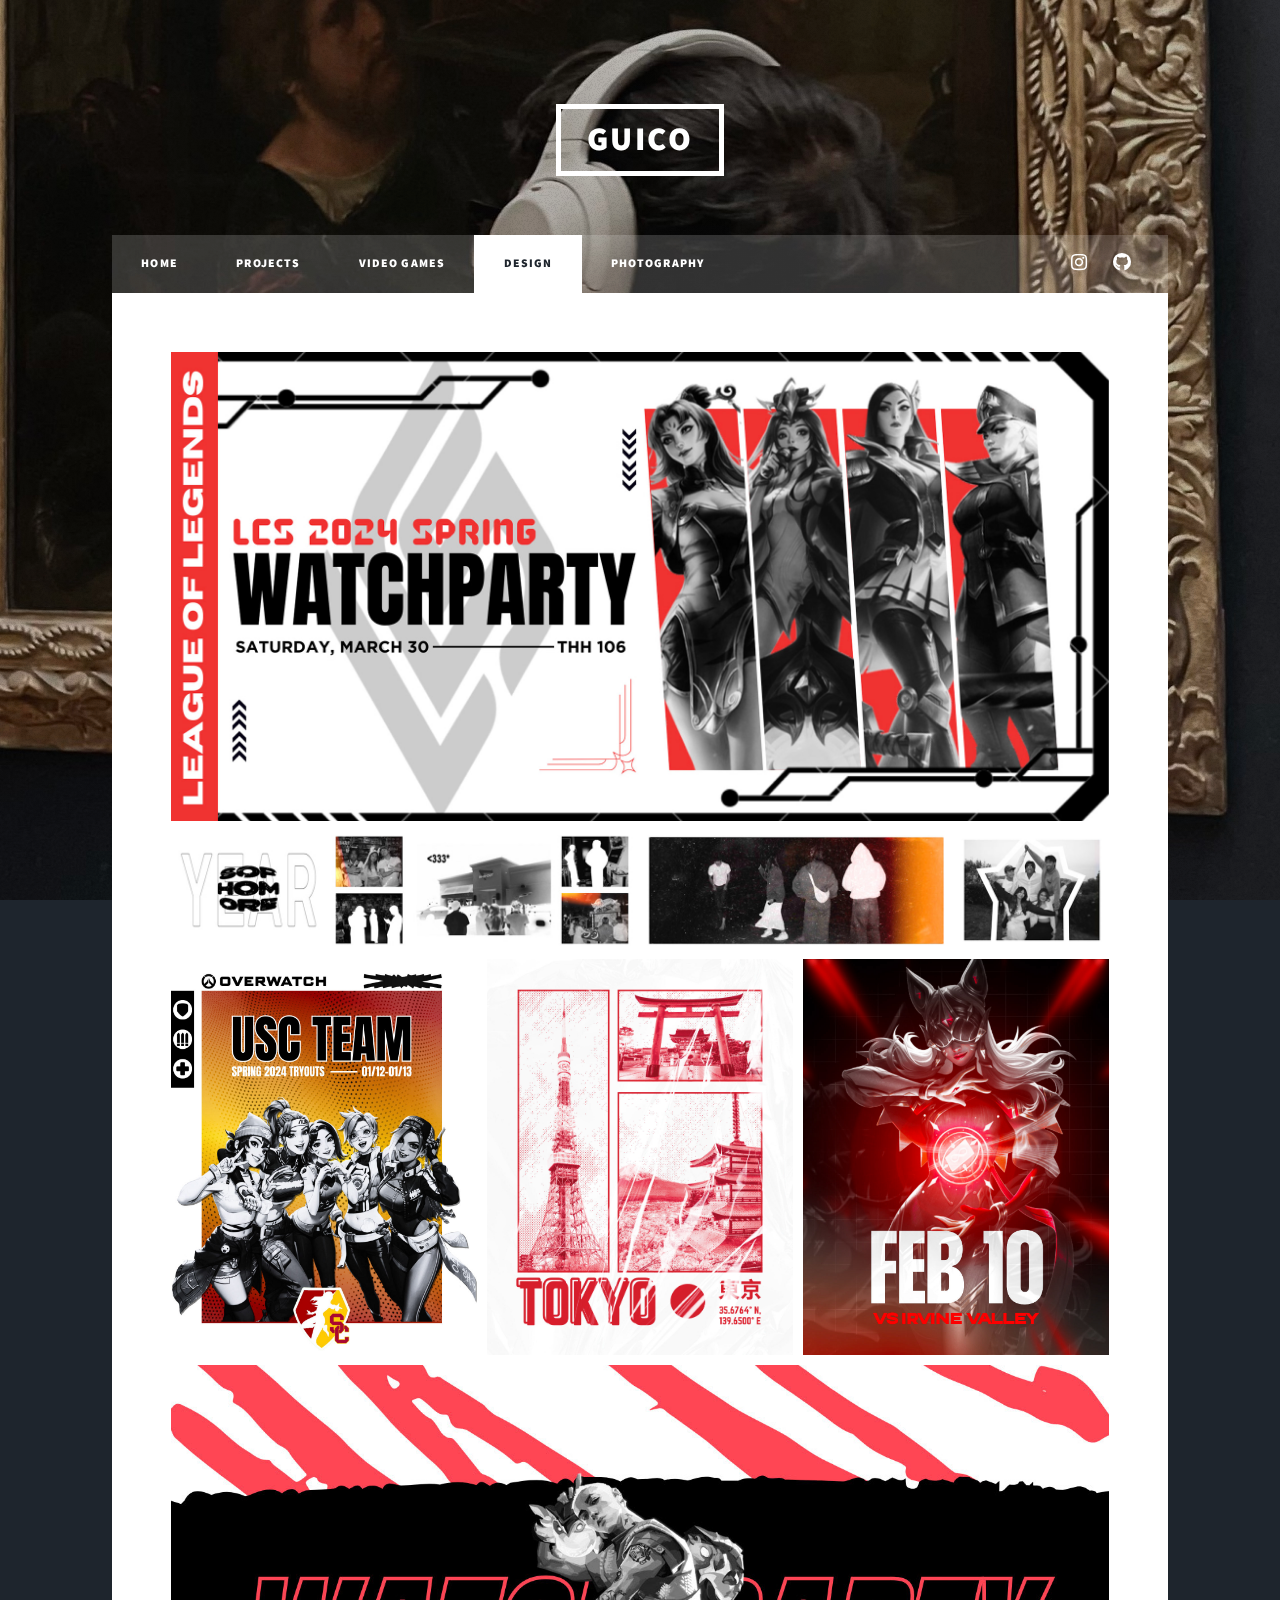
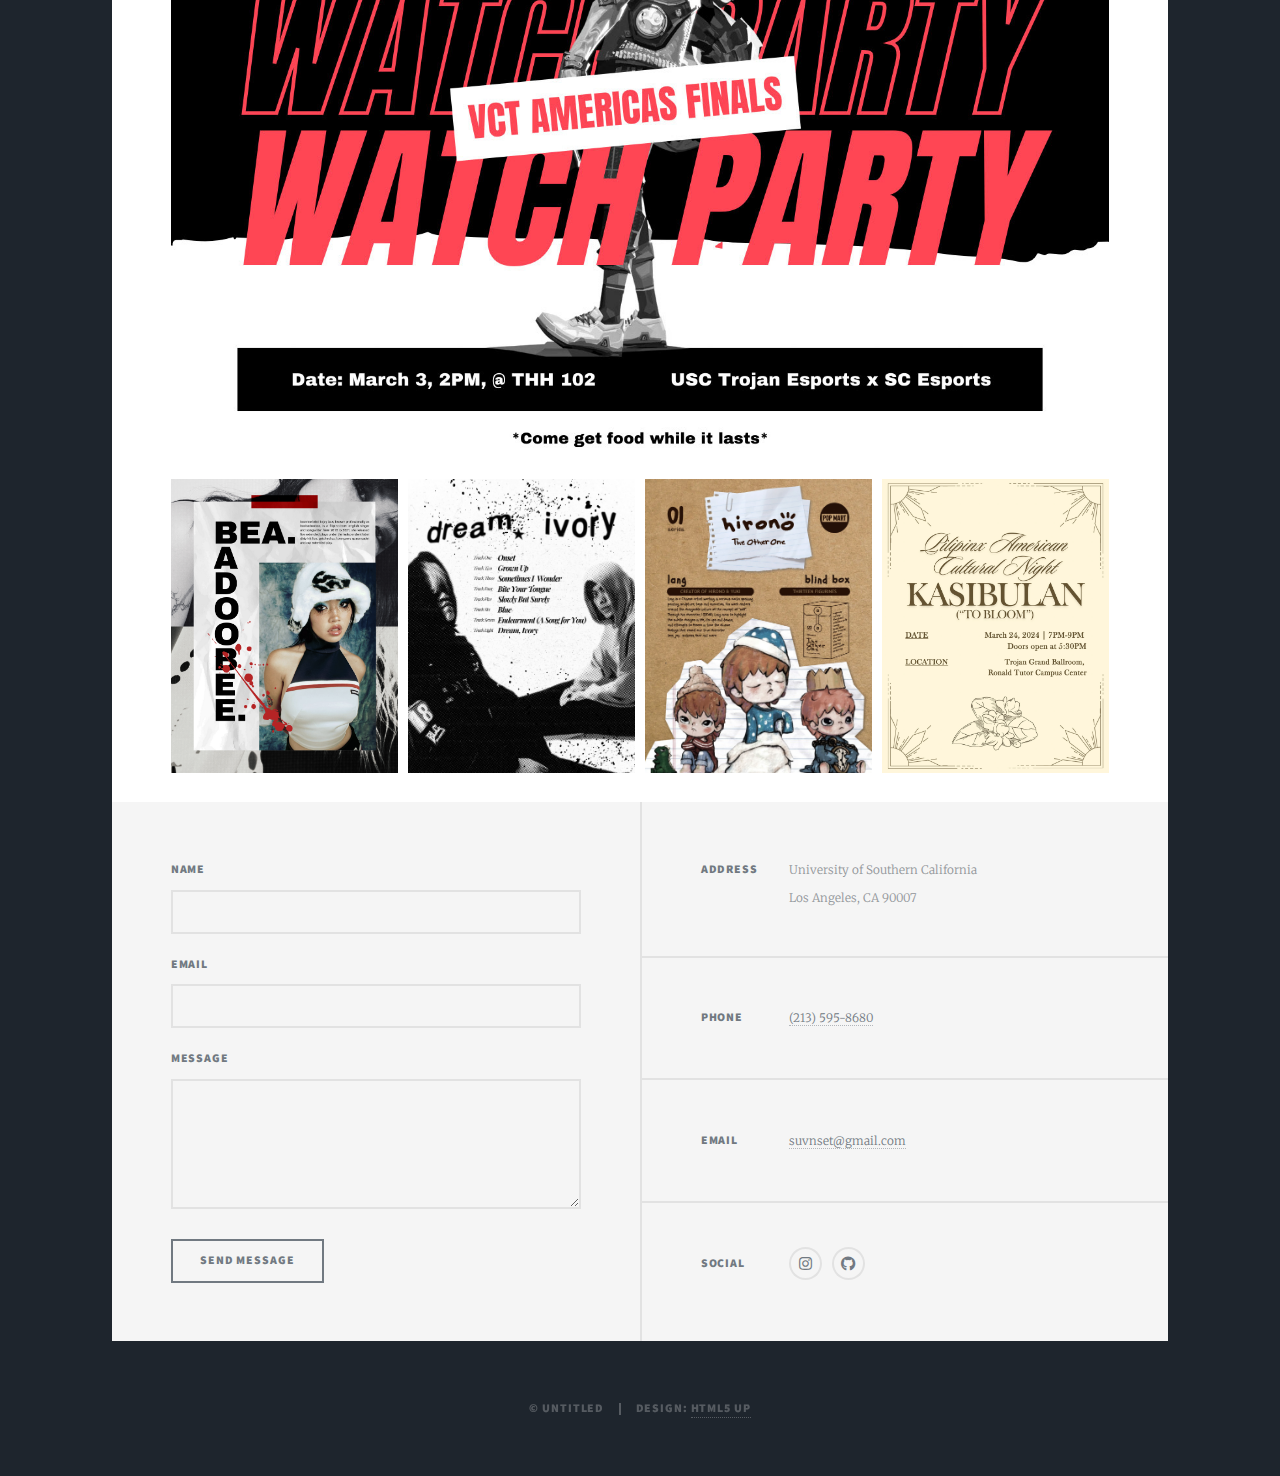
<file: design.html>
<!DOCTYPE HTML>
<!--
	Massively by HTML5 UP
	html5up.net | @ajlkn
	Free for personal and commercial use under the CCA 3.0 license (html5up.net/license)
-->
<html>
	<head>
		<title>Guico's Design</title>
		<meta charset="utf-8" />
		<meta name="viewport" content="width=device-width, initial-scale=1, user-scalable=no" />
		<link rel="stylesheet" href="assets/css/main.css" />
		<noscript><link rel="stylesheet" href="assets/css/noscript.css" /></noscript>
	</head>
	<body class="is-preload">

		<!-- Wrapper -->
			<div id="wrapper">

				<!-- Header -->
					<header id="header">
						<a href="index.html" class="logo">Guico</a>
					</header>

				<!-- Nav -->
					<nav id="nav">
						<ul class="links">
							<li><a href="index.html">Home</a></li>
							<li><a href="projects.html">Projects</a></li>
							<li><a href="videogames.html">Video Games</a></li>
							<li class="active"><a href="design.html">Design</a></li>
							<li><a href="photography.html">Photography</a></li>
						</ul>
						<ul class="icons">
							<li><a href="#" class="icon brands fa-instagram"><span class="label">Instagram</span></a></li>
							<li><a href="#" class="icon brands fa-github"><span class="label">GitHub</span></a></li>
						</ul>
					</nav>

				<!-- Main -->
				<div id="main">
					
					<!-- Photo Gallery Section -->
					<section class="photo-gallery">
						<div class="gallery">
							<div class="gallery-item large">
								<img src="images/lcswatch.jpg" alt="Graphic Design Image for USC's LCS 2024 Spring Watchparty">
							</div>
							<div class="gallery-item">
								<img src="images/sophcollage.jpg" alt="Graphic Design Scrapbook of Joshua's Sophomore Year at USC">
							</div>
							<div class="gallery-item medium">
								<img src="images/usc overwatch.jpg" alt="Graphic Design Image for USC Overwatch Team's Tryouts">
							</div>
							<div class="gallery-item medium">
								<img src="images/tokyo.jpg" alt="Graphic Design Image of Tokyo, Japan">
							</div>
							<div class="gallery-item medium">
								<img src="images/lolirvine.jpg" alt="Graphic Design Image for USC's League of Legend Team Against UCI">
							</div>
							<div class="gallery-item">
								<img src="images/watchparty.jpg" alt="Graphic Design Image for USC's VCT Americas Finals Watchparty">
							</div>
							<div class="gallery-item xsmall">
								<img src="images/beabadoobee.png" alt="Graphic Design Image of Artist Beabadoobee">
							</div>
							<div class="gallery-item xsmall">
								<img src="images/dreamivory.jpg" alt="Graphic Design Image of Band dream, ivory">
							</div>
							<div class="gallery-item xsmall">
								<img src="images/hirono.jpg" alt="Graphic Design Image of Hirono Collectible Series 1">
							</div>
							<div class="gallery-item xsmall">
								<img src="images/pacn.jpg" alt="Flyer for Pilipinx American Culture Night (PACN)">
							</div>
						</div>
					</section>
				</div>

				<!-- Footer -->
					<footer id="footer">
						<section>
							<form method="post" action="#">
								<div class="fields">
									<div class="field">
										<label for="name">Name</label>
										<input type="text" name="name" id="name" />
									</div>
									<div class="field">
										<label for="email">Email</label>
										<input type="text" name="email" id="email" />
									</div>
									<div class="field">
										<label for="message">Message</label>
										<textarea name="message" id="message" rows="3"></textarea>
									</div>
								</div>
								<ul class="actions">
									<li><input type="submit" value="Send Message" /></li>
								</ul>
							</form>
						</section>
						<section class="split contact">
							<section class="alt">
								<h3>Address</h3>
								<p>University of Southern California<br />
									Los Angeles, CA 90007</p>
							</section>
							<section>
								<h3>Phone</h3>
								<p><a href="#">(213) 595-8680</a></p>
							</section>
							<section>
								<h3>Email</h3>
								<p><a href="#">suvnset@gmail.com</a></p>
							</section>
							<section>
								<h3>Social</h3>
								<ul class="icons alt">
									<li><a href="#" class="icon brands alt fa-instagram"><span class="label">Instagram</span></a></li>
									<li><a href="#" class="icon brands alt fa-github"><span class="label">GitHub</span></a></li>
								</ul>
							</section>
						</section>
					</footer>

				<!-- Copyright -->
					<div id="copyright">
						<ul><li>&copy; Untitled</li><li>Design: <a href="https://html5up.net">HTML5 UP</a></li></ul>
					</div>

			</div>

		<!-- Scripts -->
			<script src="assets/js/jquery.min.js"></script>
			<script src="assets/js/jquery.scrollex.min.js"></script>
			<script src="assets/js/jquery.scrolly.min.js"></script>
			<script src="assets/js/browser.min.js"></script>
			<script src="assets/js/breakpoints.min.js"></script>
			<script src="assets/js/util.js"></script>
			<script src="assets/js/main.js"></script>

	</body>
</html>
</file>
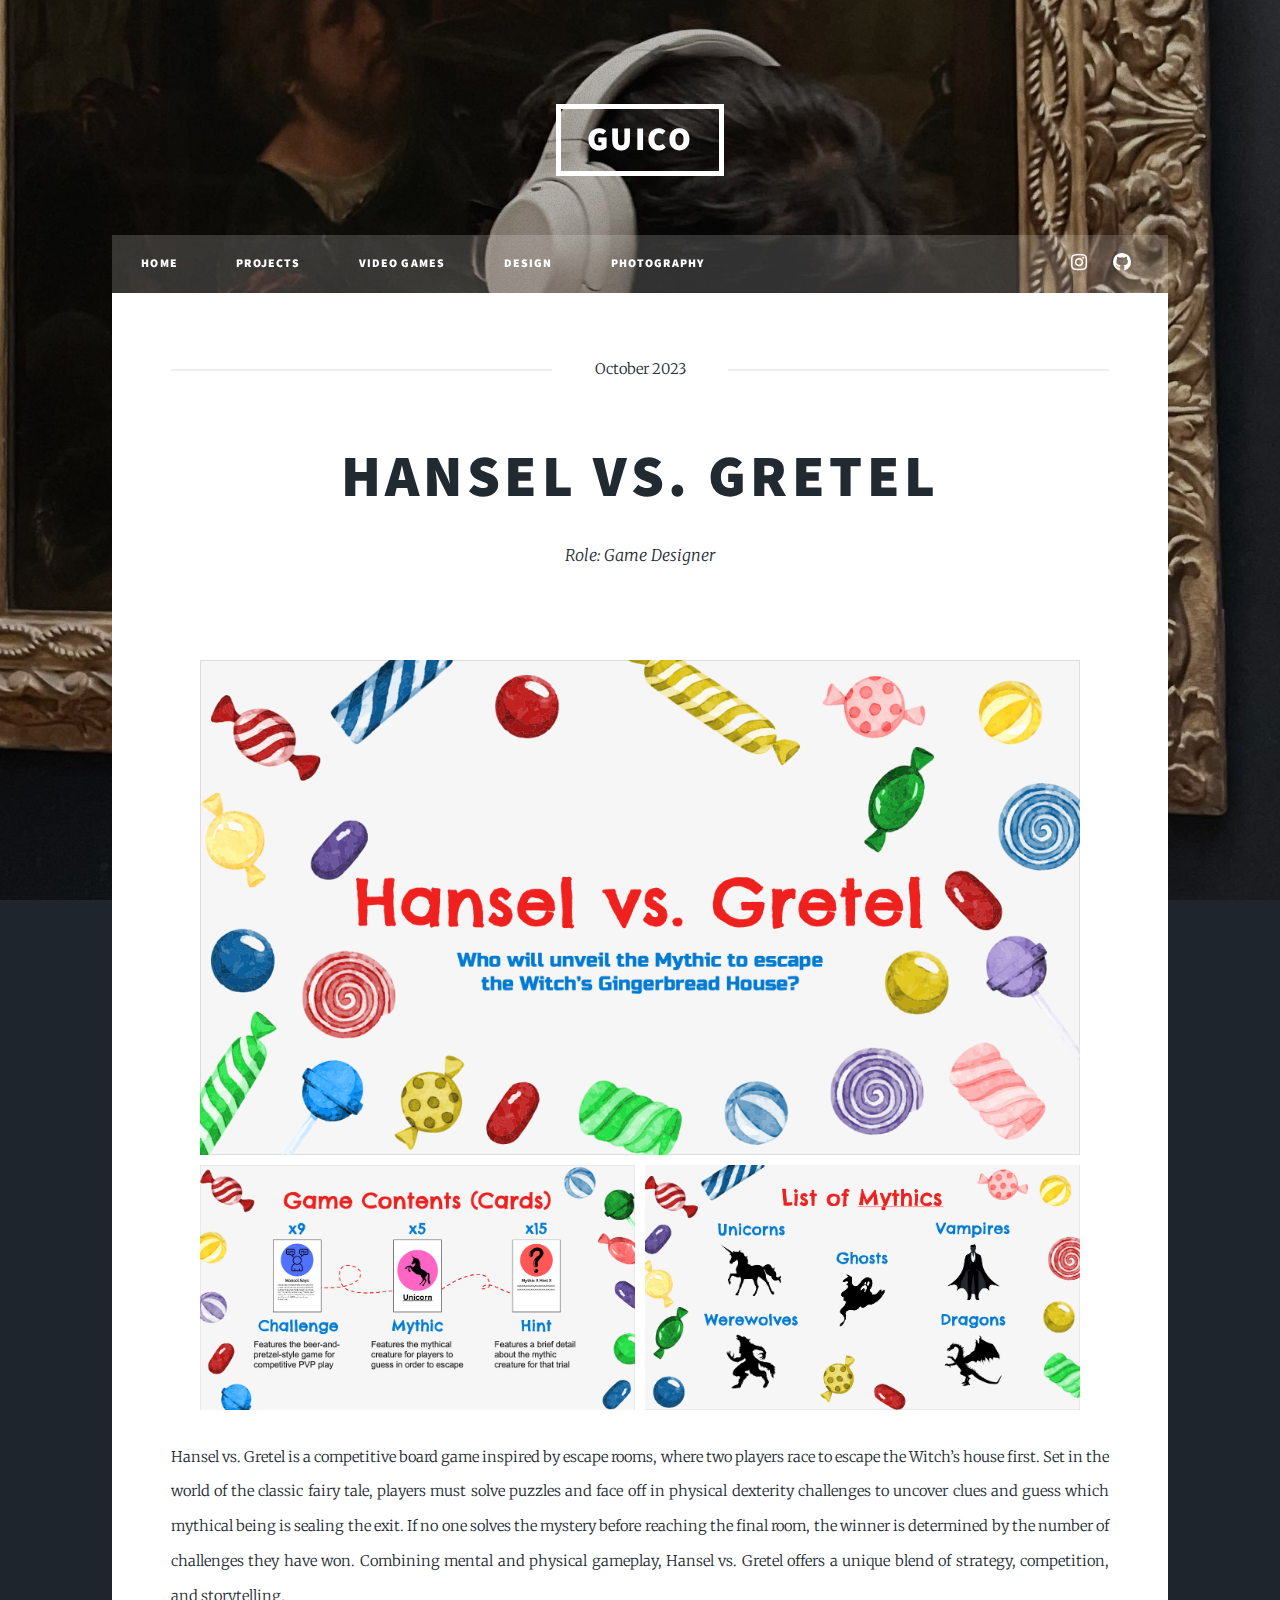
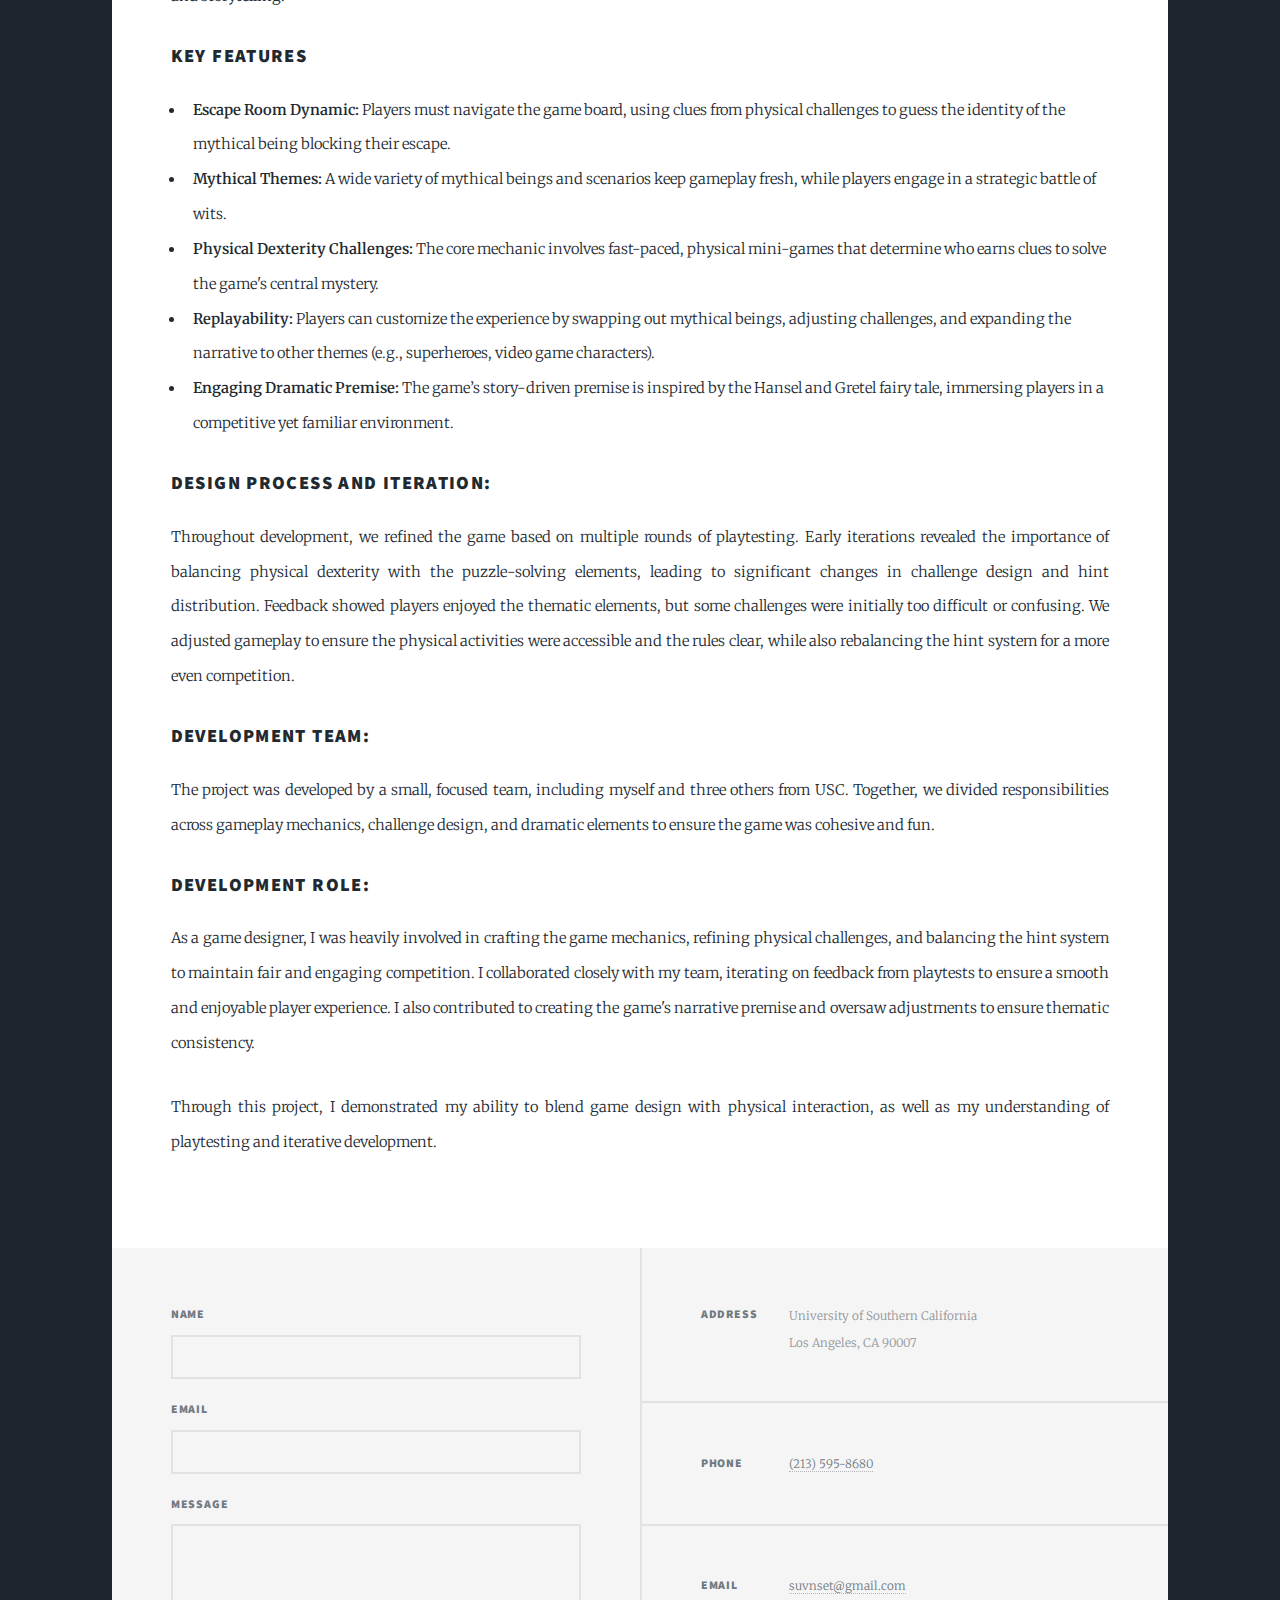
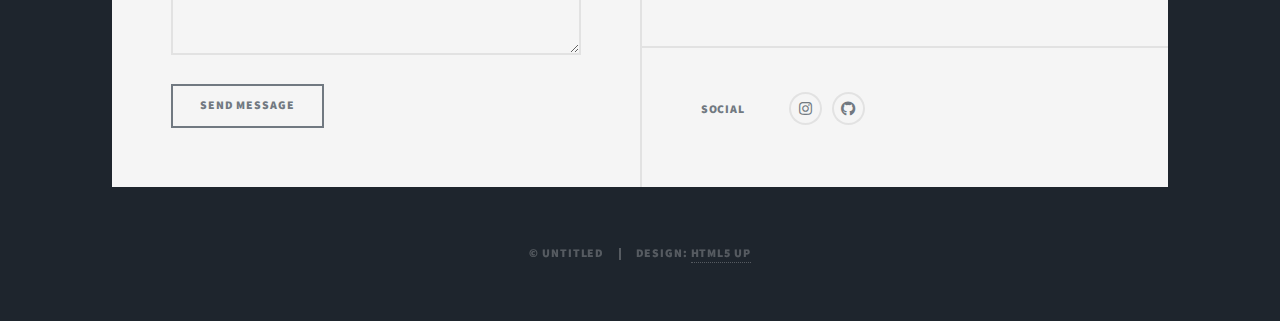
<file: hanselgretel.html>
<!DOCTYPE HTML>
<!--
	Massively by HTML5 UP
	html5up.net | @ajlkn
	Free for personal and commercial use under the CCA 3.0 license (html5up.net/license)
-->
<html>
	<head>
		<title>Hansel vs. Gretel</title>
		<meta charset="utf-8" />
		<meta name="viewport" content="width=device-width, initial-scale=1, user-scalable=no" />
		<link rel="stylesheet" href="assets/css/main.css" />
		<noscript><link rel="stylesheet" href="assets/css/noscript.css" /></noscript>
	</head>
	<body class="is-preload">

		<!-- Wrapper -->
			<div id="wrapper">

				<!-- Header -->
					<header id="header">
						<a href="index.html" class="logo">Guico</a>
					</header>

				<!-- Nav -->
					<nav id="nav">
						<ul class="links">
							<li><a href="index.html">Home</a></li>
							<li><a href="projects.html">Projects</a></li>
							<li><a href="videogames.html">Video Games</a></li>
							<li><a href="design.html">Design</a></li>
							<li><a href="photography.html">Photography</a></li>
						</ul>
						<ul class="icons">
							<li><a href="#" class="icon brands fa-instagram"><span class="label">Instagram</span></a></li>
							<li><a href="#" class="icon brands fa-github"><span class="label">GitHub</span></a></li>
						</ul>
					</nav>

				<!-- Main -->
				<div id="main">

                    <!-- Post -->
                        <section class="post">
                            <header class="major">
                                <span class="date">October 2023</span>
                                <h1>Hansel vs. Gretel</h1>
                                <p>Role: Game Designer</p>
                            </header>
                            <section class="photo-gallery">
								<div class="gallery">
									<div class="gallery-item"><img src="images/hg1.png" alt="Title Image of Hansel vs. Gretel Board Game" /></div>
									<div class="gallery-item large"><img src="images/hg2.png" alt="Cards Used in the Hansel Vs. Gretel Board Game" /></div>
									<div class="gallery-item large"><img src="images/hg3.png" alt="Types of Mythical Creatures in the Hansel vs. Gretel Board Game" /></div>
								</div>
							</section>
                            <p>Hansel vs. Gretel is a competitive board game inspired by escape rooms, where two players race to escape the Witch’s house first. Set in the world of the classic fairy tale, players must solve puzzles and face off in physical dexterity challenges to uncover clues and guess which mythical being is sealing the exit. If no one solves the mystery before reaching the final room, the winner is determined by the number of challenges they have won. Combining mental and physical gameplay, Hansel vs. Gretel offers a unique blend of strategy, competition, and storytelling.</p>
                            <h3>Key Features</h3>
							<ul>
								<li><strong>Escape Room Dynamic:</strong> Players must navigate the game board, using clues from physical challenges to guess the identity of the mythical being blocking their escape.</li>
                                <li><strong>Mythical Themes:</strong> A wide variety of mythical beings and scenarios keep gameplay fresh, while players engage in a strategic battle of wits.</li>
                                <li><strong>Physical Dexterity Challenges:</strong> The core mechanic involves fast-paced, physical mini-games that determine who earns clues to solve the game's central mystery.</li>
                                <li><strong>Replayability:</strong> Players can customize the experience by swapping out mythical beings, adjusting challenges, and expanding the narrative to other themes (e.g., superheroes, video game characters).</li>
								<li><strong>Engaging Dramatic Premise:</strong> The game’s story-driven premise is inspired by the Hansel and Gretel fairy tale, immersing players in a competitive yet familiar environment.</li>
							</ul>
							<h3>Design Process and Iteration:</h3>
							<p>Throughout development, we refined the game based on multiple rounds of playtesting. Early iterations revealed the importance of balancing physical dexterity with the puzzle-solving elements, leading to significant changes in challenge design and hint distribution. Feedback showed players enjoyed the thematic elements, but some challenges were initially too difficult or confusing. We adjusted gameplay to ensure the physical activities were accessible and the rules clear, while also rebalancing the hint system for a more even competition.</p>
							<h3>Development Team:</h3>
							<p>The project was developed by a small, focused team, including myself and three others from USC. Together, we divided responsibilities across gameplay mechanics, challenge design, and dramatic elements to ensure the game was cohesive and fun.</p>
							<h3>Development Role:</h3>
							<p>As a game designer, I was heavily involved in crafting the game mechanics, refining physical challenges, and balancing the hint system to maintain fair and engaging competition. I collaborated closely with my team, iterating on feedback from playtests to ensure a smooth and enjoyable player experience. I also contributed to creating the game's narrative premise and oversaw adjustments to ensure thematic consistency.</p>
							<p>Through this project, I demonstrated my ability to blend game design with physical interaction, as well as my understanding of playtesting and iterative development.</p>
                        </section>
                </div>

				<!-- Footer -->
					<footer id="footer">
						<section>
							<form method="post" action="#">
								<div class="fields">
									<div class="field">
										<label for="name">Name</label>
										<input type="text" name="name" id="name" />
									</div>
									<div class="field">
										<label for="email">Email</label>
										<input type="text" name="email" id="email" />
									</div>
									<div class="field">
										<label for="message">Message</label>
										<textarea name="message" id="message" rows="3"></textarea>
									</div>
								</div>
								<ul class="actions">
									<li><input type="submit" value="Send Message" /></li>
								</ul>
							</form>
						</section>
						<section class="split contact">
							<section class="alt">
								<h3>Address</h3>
								<p>University of Southern California<br />
									Los Angeles, CA 90007</p>
							</section>
							<section>
								<h3>Phone</h3>
								<p><a href="#">(213) 595-8680</a></p>
							</section>
							<section>
								<h3>Email</h3>
								<p><a href="#">suvnset@gmail.com</a></p>
							</section>
							<section>
								<h3>Social</h3>
								<ul class="icons alt">
									<li><a href="#" class="icon brands alt fa-instagram"><span class="label">Instagram</span></a></li>
									<li><a href="#" class="icon brands alt fa-github"><span class="label">GitHub</span></a></li>
								</ul>
							</section>
						</section>
					</footer>

				<!-- Copyright -->
					<div id="copyright">
						<ul><li>&copy; Untitled</li><li>Design: <a href="https://html5up.net">HTML5 UP</a></li></ul>
					</div>

			</div>

		<!-- Scripts -->
			<script src="assets/js/jquery.min.js"></script>
			<script src="assets/js/jquery.scrollex.min.js"></script>
			<script src="assets/js/jquery.scrolly.min.js"></script>
			<script src="assets/js/browser.min.js"></script>
			<script src="assets/js/breakpoints.min.js"></script>
			<script src="assets/js/util.js"></script>
			<script src="assets/js/main.js"></script>

	</body>
</html>
</file>
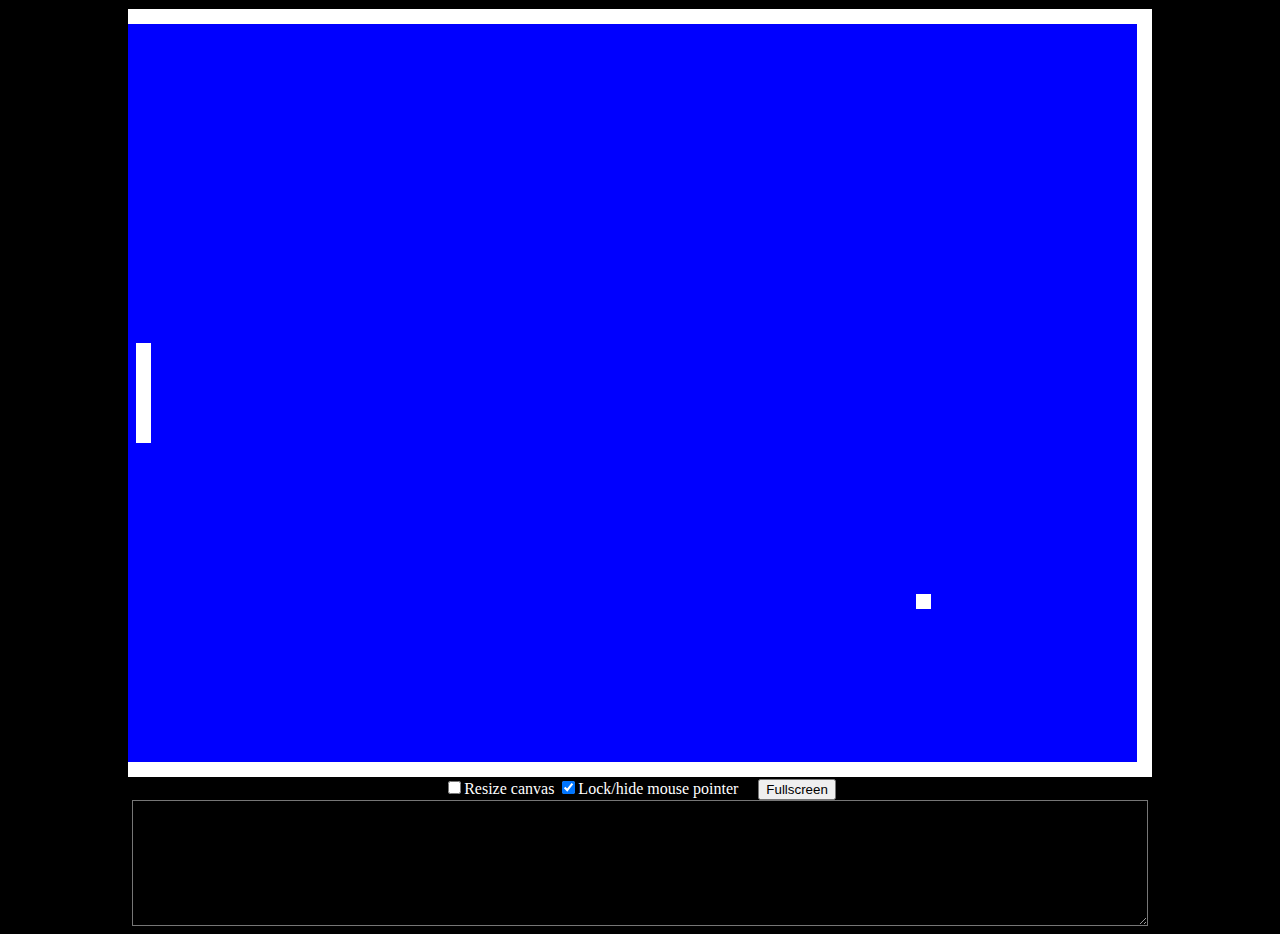
<file: Lab01.html>
<!doctypehtml><html lang=en-us><head><meta charset=utf-8><meta content="text/html; charset=utf-8"http-equiv=Content-Type><title>Emscripten-Generated Code</title><style>.emscripten{padding-right:0;margin-left:auto;margin-right:auto;display:block;background-color:#000;color:#fff}textarea.emscripten{font-family:monospace;width:80%;background-color:#000}div.emscripten{text-align:center;background-color:#000}div.emscripten_border{border:1px solid #000}canvas.emscripten{border:0 none;background-color:#000}.spinner{height:50px;width:50px;margin:0 auto;-webkit-animation:rotation .8s linear infinite;-moz-animation:rotation .8s linear infinite;-o-animation:rotation .8s linear infinite;animation:rotation .8s linear infinite;border-left:10px solid #0096f0;border-right:10px solid #0096f0;border-bottom:10px solid #0096f0;border-top:10px solid #6400c8;border-radius:100%;background-color:#c864fa}@-webkit-keyframes rotation{from{-webkit-transform:rotate(0)}to{-webkit-transform:rotate(360deg)}}@-moz-keyframes rotation{from{-moz-transform:rotate(0)}to{-moz-transform:rotate(360deg)}}@-o-keyframes rotation{from{-o-transform:rotate(0)}to{-o-transform:rotate(360deg)}}@keyframes rotation{from{transform:rotate(0)}to{transform:rotate(360deg)}}</style></head><body style=background-color:#000><figure id=spinner style=overflow:visible><div class=spinner></div><center style=margin-top:.5em><strong>emscripten</strong></center></figure><div class=emscripten id=status>Downloading...</div><div class=emscripten><progress hidden id=progress max=100 value=0></progress></div><div class=emscripten_border><canvas class=emscripten id=canvas oncontextmenu=event.preventDefault() tabindex=-1></canvas></div><div class=emscripten><input type=checkbox id=resize>Resize canvas <input type=checkbox id=pointerLock checked>Lock/hide mouse pointer     <input type=button onclick='Module.requestFullscreen(document.getElementById("pointerLock").checked,document.getElementById("resize").checked)'value=Fullscreen></div><textarea class=emscripten id=output rows=8></textarea><script>var statusElement=document.getElementById("status"),progressElement=document.getElementById("progress"),spinnerElement=document.getElementById("spinner"),Module={preRun:[],postRun:[],print:function(){var e=document.getElementById("output");return e&&(e.value=""),function(t){arguments.length>1&&(t=Array.prototype.slice.call(arguments).join(" ")),console.log(t),e&&(e.value+=t+"\n",e.scrollTop=e.scrollHeight)}}(),canvas:function(){var e=document.getElementById("canvas");return e.addEventListener("webglcontextlost",(function(e){alert("WebGL context lost. You will need to reload the page."),e.preventDefault()}),!1),e}(),setStatus:function(e){if(Module.setStatus.last||(Module.setStatus.last={time:Date.now(),text:""}),e!==Module.setStatus.last.text){var t=e.match(/([^(]+)\((\d+(\.\d+)?)\/(\d+)\)/),n=Date.now();t&&n-Module.setStatus.last.time<30||(Module.setStatus.last.time=n,Module.setStatus.last.text=e,t?(e=t[1],progressElement.value=100*parseInt(t[2]),progressElement.max=100*parseInt(t[4]),progressElement.hidden=!1,spinnerElement.hidden=!1):(progressElement.value=null,progressElement.max=null,progressElement.hidden=!0,e||(spinnerElement.hidden=!0)),statusElement.innerHTML=e)}},totalDependencies:0,monitorRunDependencies:function(e){this.totalDependencies=Math.max(this.totalDependencies,e),Module.setStatus(e?"Preparing... ("+(this.totalDependencies-e)+"/"+this.totalDependencies+")":"All downloads complete.")}};Module.setStatus("Downloading..."),window.onerror=function(){Module.setStatus("Exception thrown, see JavaScript console"),spinnerElement.style.display="none",Module.setStatus=function(e){e&&console.error("[post-exception status] "+e)}}</script><script async src=Lab01.js></script></body></html>
</file>
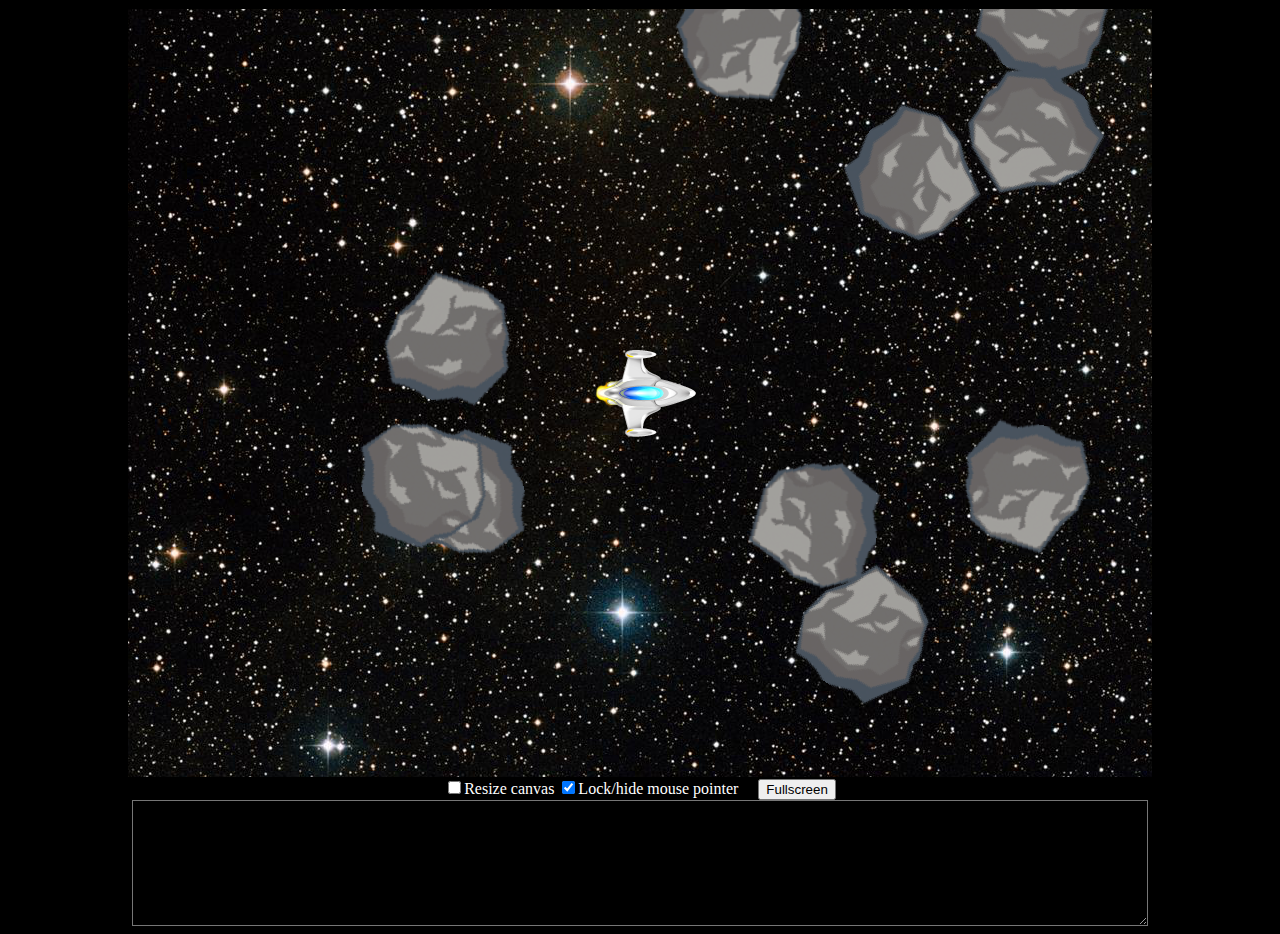
<file: Lab02.html>
<!doctypehtml><html lang=en-us><head><meta charset=utf-8><meta content="text/html; charset=utf-8"http-equiv=Content-Type><title>Emscripten-Generated Code</title><style>.emscripten{padding-right:0;margin-left:auto;margin-right:auto;display:block;background-color:#000;color:#fff}textarea.emscripten{font-family:monospace;width:80%;background-color:#000}div.emscripten{text-align:center;background-color:#000}div.emscripten_border{border:1px solid #000}canvas.emscripten{border:0 none;background-color:#000}.spinner{height:50px;width:50px;margin:0 auto;-webkit-animation:rotation .8s linear infinite;-moz-animation:rotation .8s linear infinite;-o-animation:rotation .8s linear infinite;animation:rotation .8s linear infinite;border-left:10px solid #0096f0;border-right:10px solid #0096f0;border-bottom:10px solid #0096f0;border-top:10px solid #6400c8;border-radius:100%;background-color:#c864fa}@-webkit-keyframes rotation{from{-webkit-transform:rotate(0)}to{-webkit-transform:rotate(360deg)}}@-moz-keyframes rotation{from{-moz-transform:rotate(0)}to{-moz-transform:rotate(360deg)}}@-o-keyframes rotation{from{-o-transform:rotate(0)}to{-o-transform:rotate(360deg)}}@keyframes rotation{from{transform:rotate(0)}to{transform:rotate(360deg)}}</style></head><body style=background-color:#000><figure id=spinner style=overflow:visible><div class=spinner></div><center style=margin-top:.5em><strong>emscripten</strong></center></figure><div class=emscripten id=status>Downloading...</div><div class=emscripten><progress hidden id=progress max=100 value=0></progress></div><div class=emscripten_border><canvas class=emscripten id=canvas oncontextmenu=event.preventDefault() tabindex=-1></canvas></div><div class=emscripten><input type=checkbox id=resize>Resize canvas <input type=checkbox id=pointerLock checked>Lock/hide mouse pointer     <input type=button onclick='Module.requestFullscreen(document.getElementById("pointerLock").checked,document.getElementById("resize").checked)'value=Fullscreen></div><textarea class=emscripten id=output rows=8></textarea><script>var statusElement=document.getElementById("status"),progressElement=document.getElementById("progress"),spinnerElement=document.getElementById("spinner"),Module={preRun:[],postRun:[],print:function(){var e=document.getElementById("output");return e&&(e.value=""),function(t){arguments.length>1&&(t=Array.prototype.slice.call(arguments).join(" ")),console.log(t),e&&(e.value+=t+"\n",e.scrollTop=e.scrollHeight)}}(),canvas:function(){var e=document.getElementById("canvas");return e.addEventListener("webglcontextlost",(function(e){alert("WebGL context lost. You will need to reload the page."),e.preventDefault()}),!1),e}(),setStatus:function(e){if(Module.setStatus.last||(Module.setStatus.last={time:Date.now(),text:""}),e!==Module.setStatus.last.text){var t=e.match(/([^(]+)\((\d+(\.\d+)?)\/(\d+)\)/),n=Date.now();t&&n-Module.setStatus.last.time<30||(Module.setStatus.last.time=n,Module.setStatus.last.text=e,t?(e=t[1],progressElement.value=100*parseInt(t[2]),progressElement.max=100*parseInt(t[4]),progressElement.hidden=!1,spinnerElement.hidden=!1):(progressElement.value=null,progressElement.max=null,progressElement.hidden=!0,e||(spinnerElement.hidden=!0)),statusElement.innerHTML=e)}},totalDependencies:0,monitorRunDependencies:function(e){this.totalDependencies=Math.max(this.totalDependencies,e),Module.setStatus(e?"Preparing... ("+(this.totalDependencies-e)+"/"+this.totalDependencies+")":"All downloads complete.")}};Module.setStatus("Downloading..."),window.onerror=function(){Module.setStatus("Exception thrown, see JavaScript console"),spinnerElement.style.display="none",Module.setStatus=function(e){e&&console.error("[post-exception status] "+e)}}</script><script async src=Lab02.js></script></body></html>
</file>
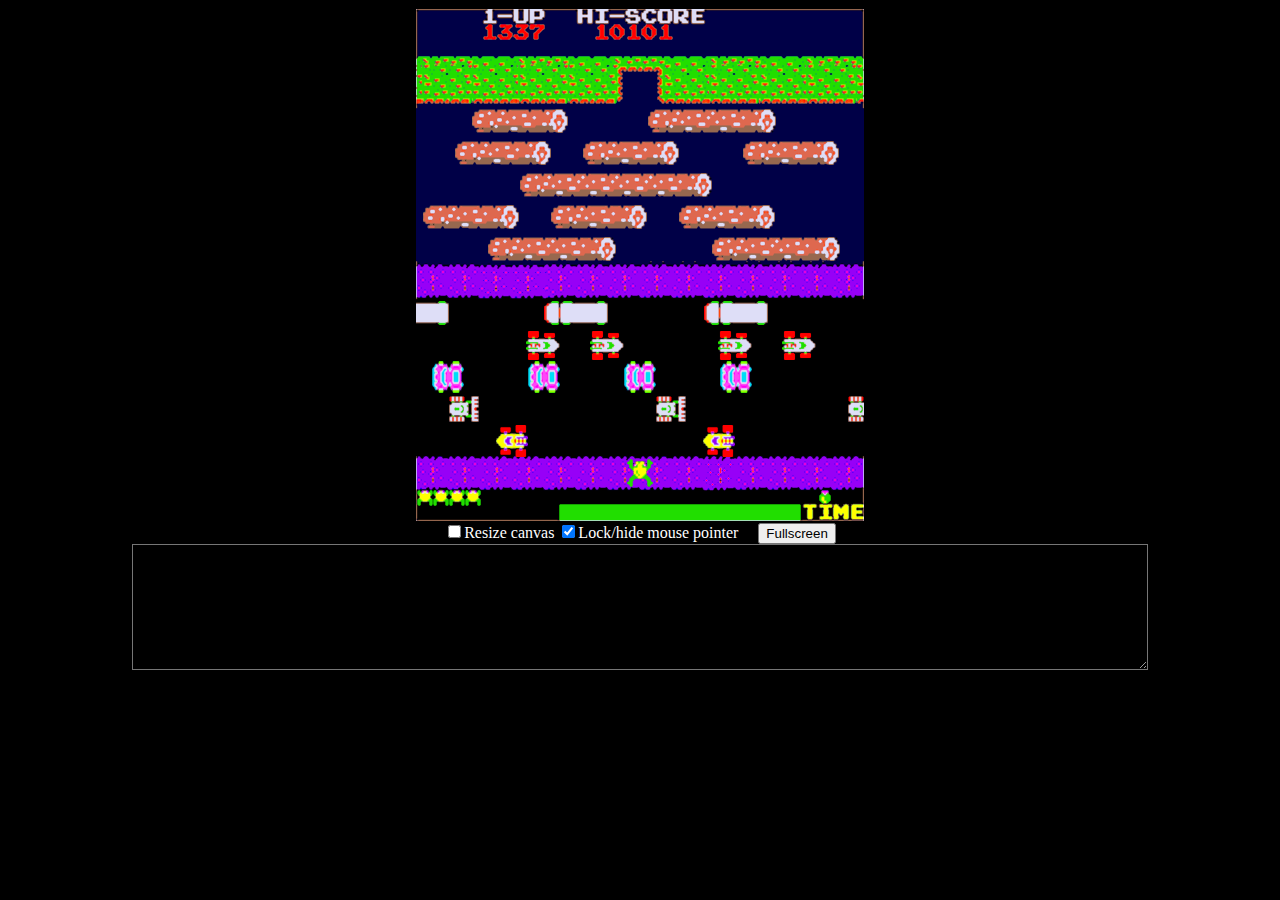
<file: Lab03.html>
<!doctypehtml><html lang=en-us><head><meta charset=utf-8><meta content="text/html; charset=utf-8"http-equiv=Content-Type><title>Emscripten-Generated Code</title><style>.emscripten{padding-right:0;margin-left:auto;margin-right:auto;display:block;background-color:#000;color:#fff}textarea.emscripten{font-family:monospace;width:80%;background-color:#000}div.emscripten{text-align:center;background-color:#000}div.emscripten_border{border:1px solid #000}canvas.emscripten{border:0 none;background-color:#000}.spinner{height:50px;width:50px;margin:0 auto;-webkit-animation:rotation .8s linear infinite;-moz-animation:rotation .8s linear infinite;-o-animation:rotation .8s linear infinite;animation:rotation .8s linear infinite;border-left:10px solid #0096f0;border-right:10px solid #0096f0;border-bottom:10px solid #0096f0;border-top:10px solid #6400c8;border-radius:100%;background-color:#c864fa}@-webkit-keyframes rotation{from{-webkit-transform:rotate(0)}to{-webkit-transform:rotate(360deg)}}@-moz-keyframes rotation{from{-moz-transform:rotate(0)}to{-moz-transform:rotate(360deg)}}@-o-keyframes rotation{from{-o-transform:rotate(0)}to{-o-transform:rotate(360deg)}}@keyframes rotation{from{transform:rotate(0)}to{transform:rotate(360deg)}}</style></head><body style=background-color:#000><figure id=spinner style=overflow:visible><div class=spinner></div><center style=margin-top:.5em><strong>emscripten</strong></center></figure><div class=emscripten id=status>Downloading...</div><div class=emscripten><progress hidden id=progress max=100 value=0></progress></div><div class=emscripten_border><canvas class=emscripten id=canvas oncontextmenu=event.preventDefault() tabindex=-1></canvas></div><div class=emscripten><input type=checkbox id=resize>Resize canvas <input type=checkbox id=pointerLock checked>Lock/hide mouse pointer     <input type=button onclick='Module.requestFullscreen(document.getElementById("pointerLock").checked,document.getElementById("resize").checked)'value=Fullscreen></div><textarea class=emscripten id=output rows=8></textarea><script>var statusElement=document.getElementById("status"),progressElement=document.getElementById("progress"),spinnerElement=document.getElementById("spinner"),Module={preRun:[],postRun:[],print:function(){var e=document.getElementById("output");return e&&(e.value=""),function(t){arguments.length>1&&(t=Array.prototype.slice.call(arguments).join(" ")),console.log(t),e&&(e.value+=t+"\n",e.scrollTop=e.scrollHeight)}}(),canvas:function(){var e=document.getElementById("canvas");return e.addEventListener("webglcontextlost",(function(e){alert("WebGL context lost. You will need to reload the page."),e.preventDefault()}),!1),e}(),setStatus:function(e){if(Module.setStatus.last||(Module.setStatus.last={time:Date.now(),text:""}),e!==Module.setStatus.last.text){var t=e.match(/([^(]+)\((\d+(\.\d+)?)\/(\d+)\)/),n=Date.now();t&&n-Module.setStatus.last.time<30||(Module.setStatus.last.time=n,Module.setStatus.last.text=e,t?(e=t[1],progressElement.value=100*parseInt(t[2]),progressElement.max=100*parseInt(t[4]),progressElement.hidden=!1,spinnerElement.hidden=!1):(progressElement.value=null,progressElement.max=null,progressElement.hidden=!0,e||(spinnerElement.hidden=!0)),statusElement.innerHTML=e)}},totalDependencies:0,monitorRunDependencies:function(e){this.totalDependencies=Math.max(this.totalDependencies,e),Module.setStatus(e?"Preparing... ("+(this.totalDependencies-e)+"/"+this.totalDependencies+")":"All downloads complete.")}};Module.setStatus("Downloading..."),window.onerror=function(){Module.setStatus("Exception thrown, see JavaScript console"),spinnerElement.style.display="none",Module.setStatus=function(e){e&&console.error("[post-exception status] "+e)}}</script><script async src=Lab03.js></script></body></html>
</file>
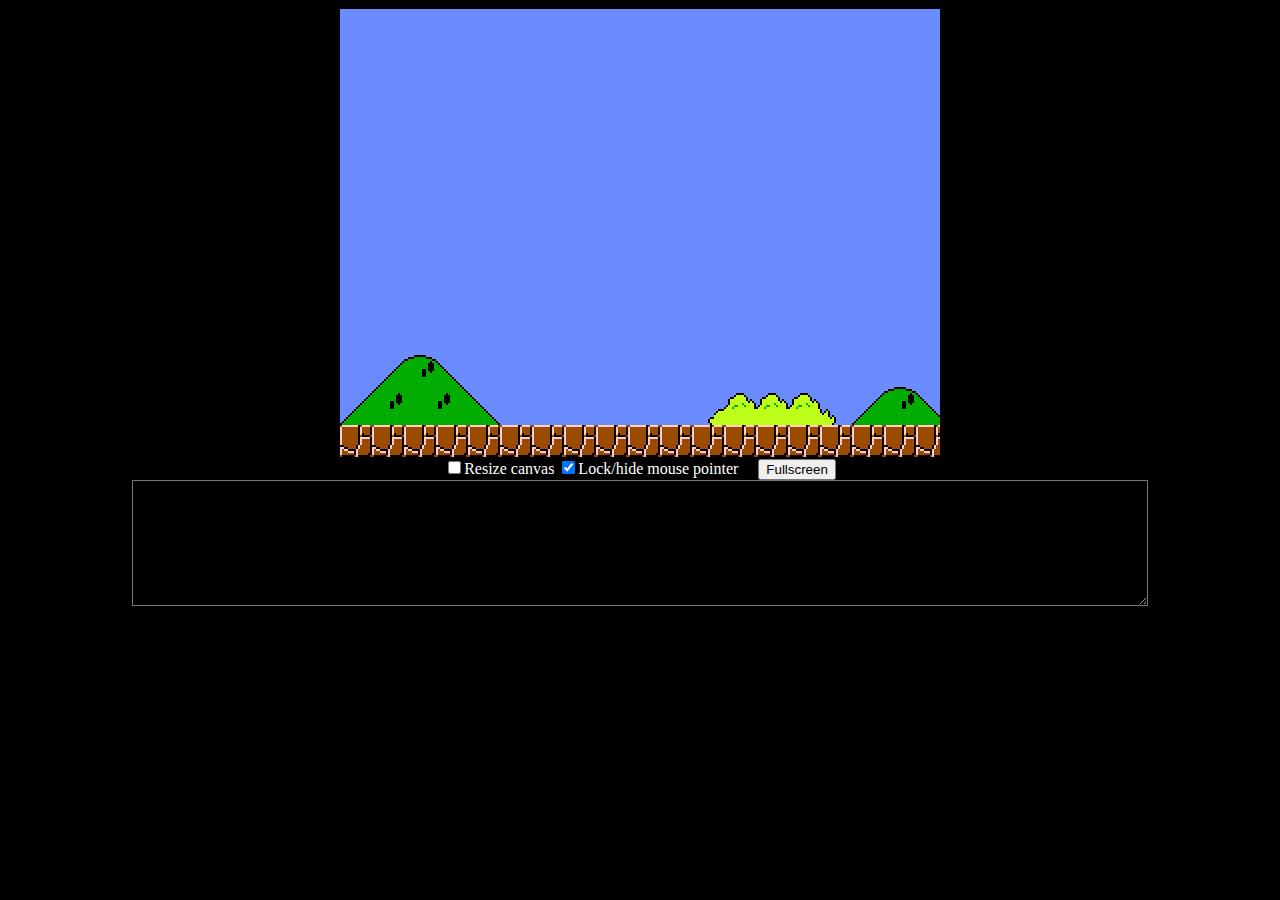
<file: Lab04.html>
<!doctypehtml><html lang=en-us><head><meta charset=utf-8><meta content="text/html; charset=utf-8"http-equiv=Content-Type><title>Emscripten-Generated Code</title><style>.emscripten{padding-right:0;margin-left:auto;margin-right:auto;display:block;background-color:#000;color:#fff}textarea.emscripten{font-family:monospace;width:80%;background-color:#000}div.emscripten{text-align:center;background-color:#000}div.emscripten_border{border:1px solid #000}canvas.emscripten{border:0 none;background-color:#000}.spinner{height:50px;width:50px;margin:0 auto;-webkit-animation:rotation .8s linear infinite;-moz-animation:rotation .8s linear infinite;-o-animation:rotation .8s linear infinite;animation:rotation .8s linear infinite;border-left:10px solid #0096f0;border-right:10px solid #0096f0;border-bottom:10px solid #0096f0;border-top:10px solid #6400c8;border-radius:100%;background-color:#c864fa}@-webkit-keyframes rotation{from{-webkit-transform:rotate(0)}to{-webkit-transform:rotate(360deg)}}@-moz-keyframes rotation{from{-moz-transform:rotate(0)}to{-moz-transform:rotate(360deg)}}@-o-keyframes rotation{from{-o-transform:rotate(0)}to{-o-transform:rotate(360deg)}}@keyframes rotation{from{transform:rotate(0)}to{transform:rotate(360deg)}}</style></head><body style=background-color:#000><figure id=spinner style=overflow:visible><div class=spinner></div><center style=margin-top:.5em><strong>emscripten</strong></center></figure><div class=emscripten id=status>Downloading...</div><div class=emscripten><progress hidden id=progress max=100 value=0></progress></div><div class=emscripten_border><canvas class=emscripten id=canvas oncontextmenu=event.preventDefault() tabindex=-1></canvas></div><div class=emscripten><input type=checkbox id=resize>Resize canvas <input type=checkbox id=pointerLock checked>Lock/hide mouse pointer     <input type=button onclick='Module.requestFullscreen(document.getElementById("pointerLock").checked,document.getElementById("resize").checked)'value=Fullscreen></div><textarea class=emscripten id=output rows=8></textarea><script>var statusElement=document.getElementById("status"),progressElement=document.getElementById("progress"),spinnerElement=document.getElementById("spinner"),Module={preRun:[],postRun:[],print:function(){var e=document.getElementById("output");return e&&(e.value=""),function(t){arguments.length>1&&(t=Array.prototype.slice.call(arguments).join(" ")),console.log(t),e&&(e.value+=t+"\n",e.scrollTop=e.scrollHeight)}}(),canvas:function(){var e=document.getElementById("canvas");return e.addEventListener("webglcontextlost",(function(e){alert("WebGL context lost. You will need to reload the page."),e.preventDefault()}),!1),e}(),setStatus:function(e){if(Module.setStatus.last||(Module.setStatus.last={time:Date.now(),text:""}),e!==Module.setStatus.last.text){var t=e.match(/([^(]+)\((\d+(\.\d+)?)\/(\d+)\)/),n=Date.now();t&&n-Module.setStatus.last.time<30||(Module.setStatus.last.time=n,Module.setStatus.last.text=e,t?(e=t[1],progressElement.value=100*parseInt(t[2]),progressElement.max=100*parseInt(t[4]),progressElement.hidden=!1,spinnerElement.hidden=!1):(progressElement.value=null,progressElement.max=null,progressElement.hidden=!0,e||(spinnerElement.hidden=!0)),statusElement.innerHTML=e)}},totalDependencies:0,monitorRunDependencies:function(e){this.totalDependencies=Math.max(this.totalDependencies,e),Module.setStatus(e?"Preparing... ("+(this.totalDependencies-e)+"/"+this.totalDependencies+")":"All downloads complete.")}};Module.setStatus("Downloading..."),window.onerror=function(){Module.setStatus("Exception thrown, see JavaScript console"),spinnerElement.style.display="none",Module.setStatus=function(e){e&&console.error("[post-exception status] "+e)}}</script><script async src=Lab04.js></script></body></html>
</file>
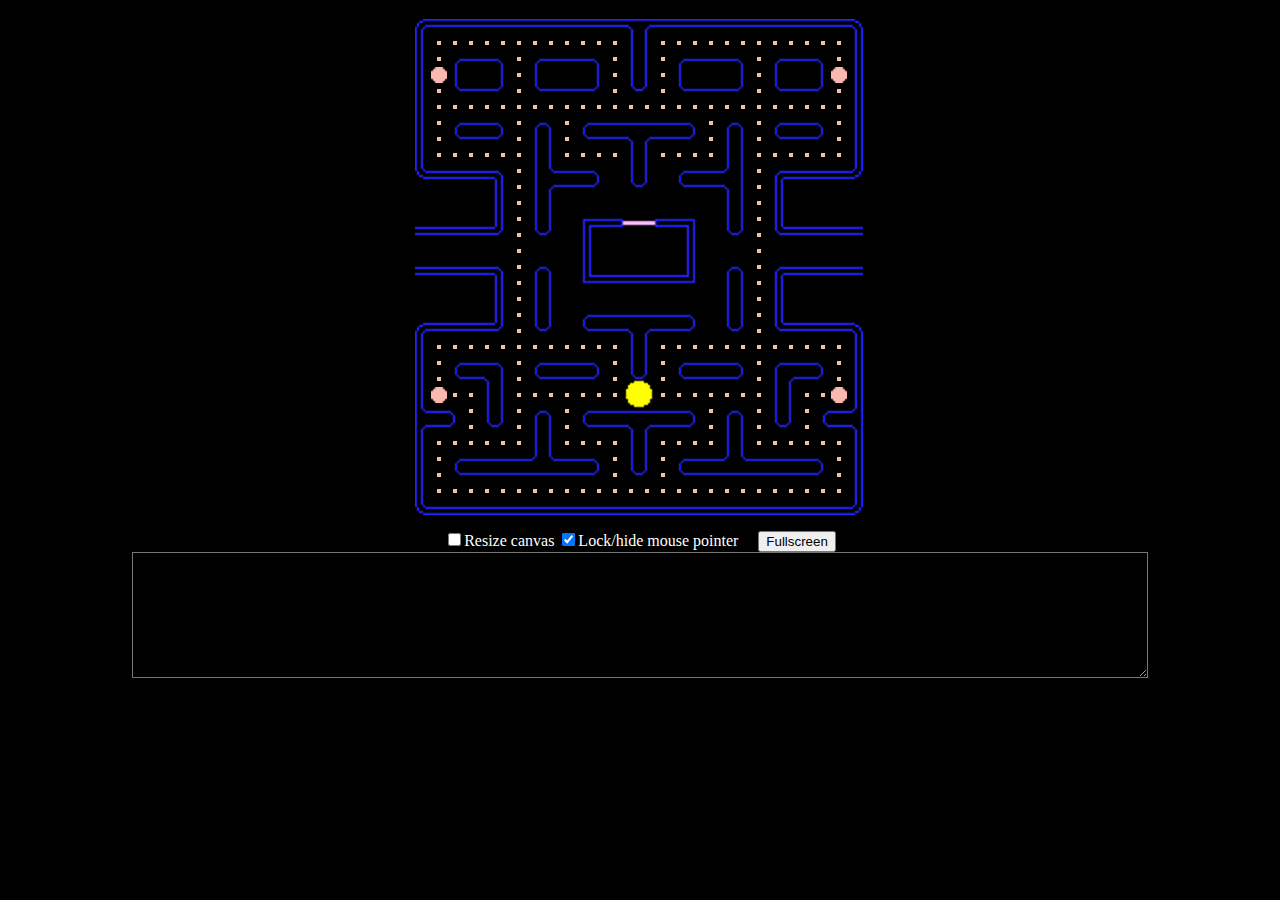
<file: Lab05.html>
<!doctypehtml><html lang=en-us><head><meta charset=utf-8><meta content="text/html; charset=utf-8"http-equiv=Content-Type><title>Emscripten-Generated Code</title><style>.emscripten{padding-right:0;margin-left:auto;margin-right:auto;display:block;background-color:#000;color:#fff}textarea.emscripten{font-family:monospace;width:80%;background-color:#000}div.emscripten{text-align:center;background-color:#000}div.emscripten_border{border:1px solid #000}canvas.emscripten{border:0 none;background-color:#000}.spinner{height:50px;width:50px;margin:0 auto;-webkit-animation:rotation .8s linear infinite;-moz-animation:rotation .8s linear infinite;-o-animation:rotation .8s linear infinite;animation:rotation .8s linear infinite;border-left:10px solid #0096f0;border-right:10px solid #0096f0;border-bottom:10px solid #0096f0;border-top:10px solid #6400c8;border-radius:100%;background-color:#c864fa}@-webkit-keyframes rotation{from{-webkit-transform:rotate(0)}to{-webkit-transform:rotate(360deg)}}@-moz-keyframes rotation{from{-moz-transform:rotate(0)}to{-moz-transform:rotate(360deg)}}@-o-keyframes rotation{from{-o-transform:rotate(0)}to{-o-transform:rotate(360deg)}}@keyframes rotation{from{transform:rotate(0)}to{transform:rotate(360deg)}}</style></head><body style=background-color:#000><figure id=spinner style=overflow:visible><div class=spinner></div><center style=margin-top:.5em><strong>emscripten</strong></center></figure><div class=emscripten id=status>Downloading...</div><div class=emscripten><progress hidden id=progress max=100 value=0></progress></div><div class=emscripten_border><canvas class=emscripten id=canvas oncontextmenu=event.preventDefault() tabindex=-1></canvas></div><div class=emscripten><input type=checkbox id=resize>Resize canvas <input type=checkbox id=pointerLock checked>Lock/hide mouse pointer     <input type=button onclick='Module.requestFullscreen(document.getElementById("pointerLock").checked,document.getElementById("resize").checked)'value=Fullscreen></div><textarea class=emscripten id=output rows=8></textarea><script>var statusElement=document.getElementById("status"),progressElement=document.getElementById("progress"),spinnerElement=document.getElementById("spinner"),Module={preRun:[],postRun:[],print:function(){var e=document.getElementById("output");return e&&(e.value=""),function(t){arguments.length>1&&(t=Array.prototype.slice.call(arguments).join(" ")),console.log(t),e&&(e.value+=t+"\n",e.scrollTop=e.scrollHeight)}}(),canvas:function(){var e=document.getElementById("canvas");return e.addEventListener("webglcontextlost",(function(e){alert("WebGL context lost. You will need to reload the page."),e.preventDefault()}),!1),e}(),setStatus:function(e){if(Module.setStatus.last||(Module.setStatus.last={time:Date.now(),text:""}),e!==Module.setStatus.last.text){var t=e.match(/([^(]+)\((\d+(\.\d+)?)\/(\d+)\)/),n=Date.now();t&&n-Module.setStatus.last.time<30||(Module.setStatus.last.time=n,Module.setStatus.last.text=e,t?(e=t[1],progressElement.value=100*parseInt(t[2]),progressElement.max=100*parseInt(t[4]),progressElement.hidden=!1,spinnerElement.hidden=!1):(progressElement.value=null,progressElement.max=null,progressElement.hidden=!0,e||(spinnerElement.hidden=!0)),statusElement.innerHTML=e)}},totalDependencies:0,monitorRunDependencies:function(e){this.totalDependencies=Math.max(this.totalDependencies,e),Module.setStatus(e?"Preparing... ("+(this.totalDependencies-e)+"/"+this.totalDependencies+")":"All downloads complete.")}};Module.setStatus("Downloading..."),window.onerror=function(){Module.setStatus("Exception thrown, see JavaScript console"),spinnerElement.style.display="none",Module.setStatus=function(e){e&&console.error("[post-exception status] "+e)}}</script><script async src=Lab05.js></script></body></html>
</file>
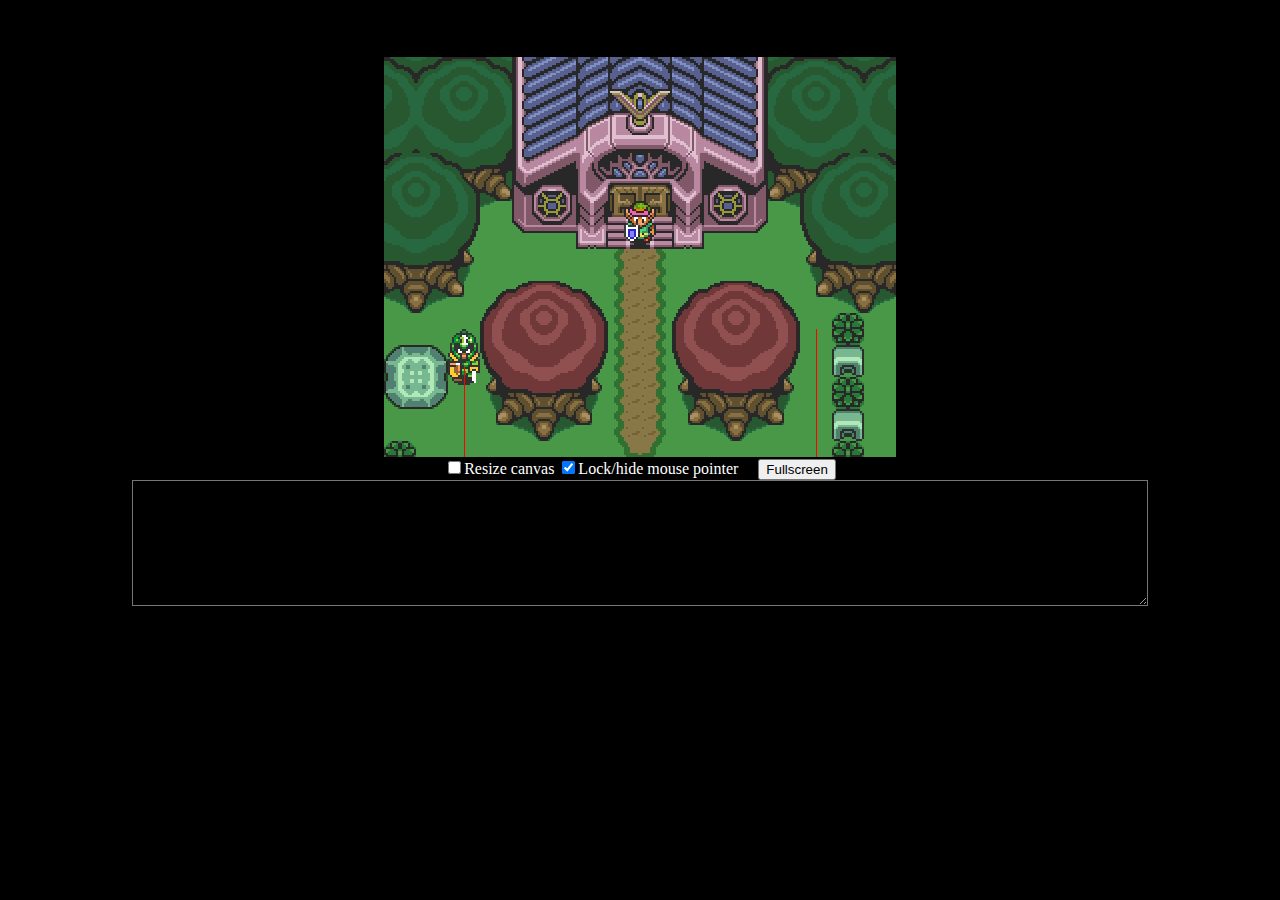
<file: Lab06.html>
<!doctypehtml><html lang=en-us><head><meta charset=utf-8><meta content="text/html; charset=utf-8"http-equiv=Content-Type><title>Emscripten-Generated Code</title><style>.emscripten{padding-right:0;margin-left:auto;margin-right:auto;display:block;background-color:#000;color:#fff}textarea.emscripten{font-family:monospace;width:80%;background-color:#000}div.emscripten{text-align:center;background-color:#000}div.emscripten_border{border:1px solid #000}canvas.emscripten{border:0 none;background-color:#000}.spinner{height:50px;width:50px;margin:0 auto;-webkit-animation:rotation .8s linear infinite;-moz-animation:rotation .8s linear infinite;-o-animation:rotation .8s linear infinite;animation:rotation .8s linear infinite;border-left:10px solid #0096f0;border-right:10px solid #0096f0;border-bottom:10px solid #0096f0;border-top:10px solid #6400c8;border-radius:100%;background-color:#c864fa}@-webkit-keyframes rotation{from{-webkit-transform:rotate(0)}to{-webkit-transform:rotate(360deg)}}@-moz-keyframes rotation{from{-moz-transform:rotate(0)}to{-moz-transform:rotate(360deg)}}@-o-keyframes rotation{from{-o-transform:rotate(0)}to{-o-transform:rotate(360deg)}}@keyframes rotation{from{transform:rotate(0)}to{transform:rotate(360deg)}}</style></head><body style=background-color:#000><figure id=spinner style=overflow:visible><div class=spinner></div><center style=margin-top:.5em><strong>emscripten</strong></center></figure><div class=emscripten id=status>Downloading...</div><div class=emscripten><progress hidden id=progress max=100 value=0></progress></div><div class=emscripten_border><canvas class=emscripten id=canvas oncontextmenu=event.preventDefault() tabindex=-1></canvas></div><div class=emscripten><input type=checkbox id=resize>Resize canvas <input type=checkbox id=pointerLock checked>Lock/hide mouse pointer     <input type=button onclick='Module.requestFullscreen(document.getElementById("pointerLock").checked,document.getElementById("resize").checked)'value=Fullscreen></div><textarea class=emscripten id=output rows=8></textarea><script>var statusElement=document.getElementById("status"),progressElement=document.getElementById("progress"),spinnerElement=document.getElementById("spinner"),Module={preRun:[],postRun:[],print:function(){var e=document.getElementById("output");return e&&(e.value=""),function(t){arguments.length>1&&(t=Array.prototype.slice.call(arguments).join(" ")),console.log(t),e&&(e.value+=t+"\n",e.scrollTop=e.scrollHeight)}}(),canvas:function(){var e=document.getElementById("canvas");return e.addEventListener("webglcontextlost",(function(e){alert("WebGL context lost. You will need to reload the page."),e.preventDefault()}),!1),e}(),setStatus:function(e){if(Module.setStatus.last||(Module.setStatus.last={time:Date.now(),text:""}),e!==Module.setStatus.last.text){var t=e.match(/([^(]+)\((\d+(\.\d+)?)\/(\d+)\)/),n=Date.now();t&&n-Module.setStatus.last.time<30||(Module.setStatus.last.time=n,Module.setStatus.last.text=e,t?(e=t[1],progressElement.value=100*parseInt(t[2]),progressElement.max=100*parseInt(t[4]),progressElement.hidden=!1,spinnerElement.hidden=!1):(progressElement.value=null,progressElement.max=null,progressElement.hidden=!0,e||(spinnerElement.hidden=!0)),statusElement.innerHTML=e)}},totalDependencies:0,monitorRunDependencies:function(e){this.totalDependencies=Math.max(this.totalDependencies,e),Module.setStatus(e?"Preparing... ("+(this.totalDependencies-e)+"/"+this.totalDependencies+")":"All downloads complete.")}};Module.setStatus("Downloading..."),window.onerror=function(){Module.setStatus("Exception thrown, see JavaScript console"),spinnerElement.style.display="none",Module.setStatus=function(e){e&&console.error("[post-exception status] "+e)}}</script><script async src=Lab06.js></script></body></html>
</file>
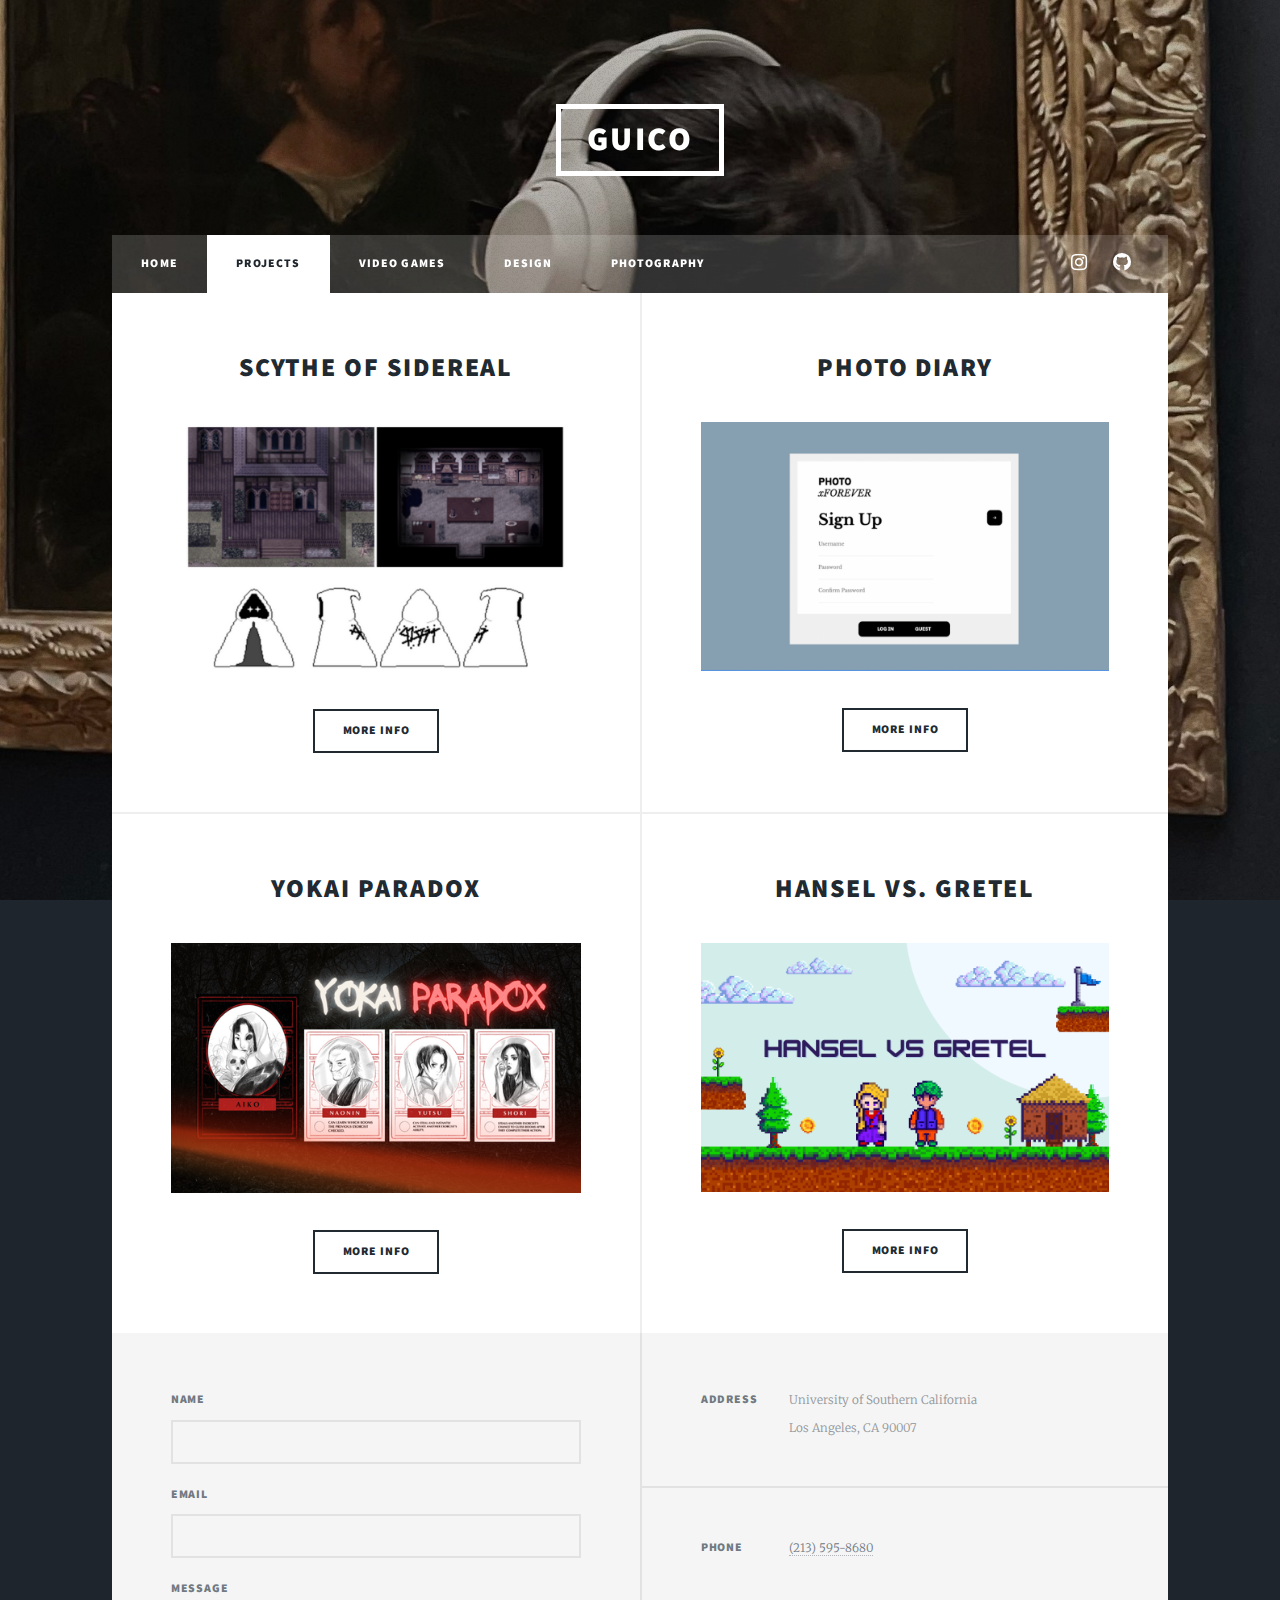
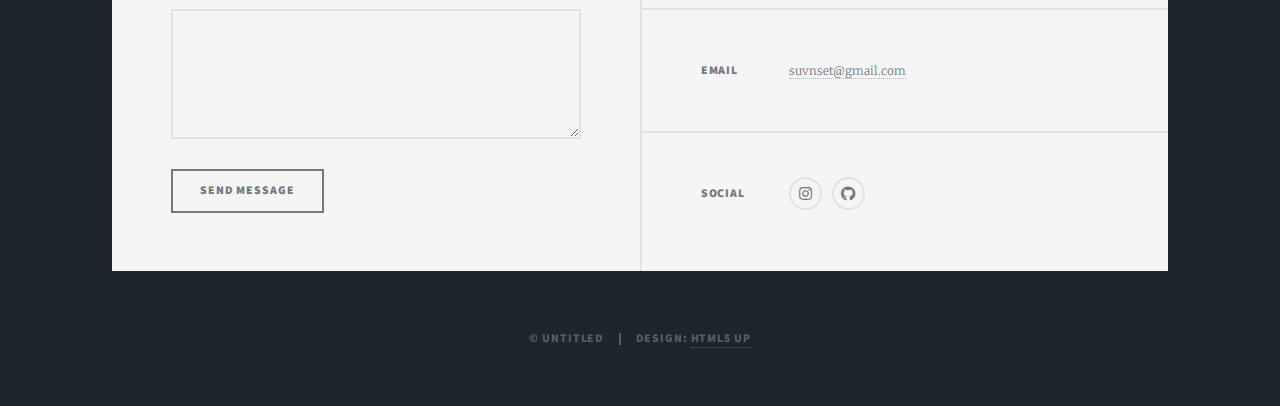
<file: projects.html>
<!DOCTYPE HTML>
<!--
	Massively by HTML5 UP
	html5up.net | @ajlkn
	Free for personal and commercial use under the CCA 3.0 license (html5up.net/license)
-->
<html>
	<head>
		<title>Guico's Projects</title>
		<meta charset="utf-8" />
		<meta name="viewport" content="width=device-width, initial-scale=1, user-scalable=no" />
		<link rel="stylesheet" href="assets/css/main.css" />
		<noscript><link rel="stylesheet" href="assets/css/noscript.css" /></noscript>
	</head>
	<body class="is-preload">

		<!-- Wrapper -->
			<div id="wrapper">

				<!-- Header -->
					<header id="header">
						<a href="index.html" class="logo">Guico</a>
					</header>

				<!-- Nav -->
					<nav id="nav">
						<ul class="links">
							<li><a href="index.html">Home</a></li>
							<li class="active"><a href="projects.html">Projects</a></li>
							<li><a href="videogames.html">Video Games</a></li>
							<li><a href="design.html">Design</a></li>
							<li><a href="photography.html">Photography</a></li>
						</ul>
						<ul class="icons">
							<li><a href="#" class="icon brands fa-instagram"><span class="label">Instagram</span></a></li>
							<li><a href="#" class="icon brands fa-github"><span class="label">GitHub</span></a></li>
						</ul>
					</nav>

				<!-- Main -->
				<div id="main">
					<!-- Posts -->
						<section class="posts">
							<article>
								<header>
									<h2><a href="sidereal.html">Scythe of Sidereal</a></h2>
								</header>
								<a href="sidereal.html" class="image fit"><img src="images/sidereal.png" alt="Rudimentary Art of Scythe of Sidereal Video Game" /></a>
								<p></p>
								<ul class="actions special">
									<li><a href="sidereal.html" class="button">More Info</a></li>
								</ul>
							</article>
							<article>
								<header>
									<h2><a href="#">Photo Diary</a></h2>
								</header>
								<a href="photodiary.html" class="image fit"><img src="images/thumbnail1.png" alt="Screenshot of Photo Diary Project's Login Page" /></a>
								<p></p>
								<ul class="actions special">
									<li><a href="photodiary.html" class="button">More Info</a></li>
								</ul>
							</article>
							<article>
								<header>
									<h2><a href="#">Yokai Paradox</a></h2>
								</header>
								<a href="yokai.html" class="image fit"><img src="images/yokaicover.png" alt="Cover of Yokai Paradox Board Game" /></a>
								<p></p>
								<ul class="actions special">
									<li><a href="yokai.html" class="button">More Info</a></li>
								</ul>
							</article>
							<article>
								<header>
									<h2><a href="#">Hansel vs. Gretel</a></h2>
								</header>
								<a href="hanselgretel.html" class="image fit"><img src="images/hanselgretel.png" alt="Cover of Hansel vs. Gretel Board Game" /></a>
								<p></p>
								<ul class="actions special">
									<li><a href="hanselgretel.html" class="button">More Info</a></li>
								</ul>
							</article>
						</section>
				</div>

				<!-- Footer -->
					<footer id="footer">
						<section>
							<form method="post" action="#">
								<div class="fields">
									<div class="field">
										<label for="name">Name</label>
										<input type="text" name="name" id="name" />
									</div>
									<div class="field">
										<label for="email">Email</label>
										<input type="text" name="email" id="email" />
									</div>
									<div class="field">
										<label for="message">Message</label>
										<textarea name="message" id="message" rows="3"></textarea>
									</div>
								</div>
								<ul class="actions">
									<li><input type="submit" value="Send Message" /></li>
								</ul>
							</form>
						</section>
						<section class="split contact">
							<section class="alt">
								<h3>Address</h3>
								<p>University of Southern California<br />
									Los Angeles, CA 90007</p>
							</section>
							<section>
								<h3>Phone</h3>
								<p><a href="#">(213) 595-8680</a></p>
							</section>
							<section>
								<h3>Email</h3>
								<p><a href="#">suvnset@gmail.com</a></p>
							</section>
							<section>
								<h3>Social</h3>
								<ul class="icons alt">
									<li><a href="#" class="icon brands alt fa-instagram"><span class="label">Instagram</span></a></li>
									<li><a href="#" class="icon brands alt fa-github"><span class="label">GitHub</span></a></li>
								</ul>
							</section>
						</section>
					</footer>

				<!-- Copyright -->
					<div id="copyright">
						<ul><li>&copy; Untitled</li><li>Design: <a href="https://html5up.net">HTML5 UP</a></li></ul>
					</div>

			</div>

		<!-- Scripts -->
			<script src="assets/js/jquery.min.js"></script>
			<script src="assets/js/jquery.scrollex.min.js"></script>
			<script src="assets/js/jquery.scrolly.min.js"></script>
			<script src="assets/js/browser.min.js"></script>
			<script src="assets/js/breakpoints.min.js"></script>
			<script src="assets/js/util.js"></script>
			<script src="assets/js/main.js"></script>

	</body>
</html>
</file>
<file: assets/css/main.css>
@import url(fontawesome-all.min.css);
@import url("https://fonts.googleapis.com/css?family=Merriweather:300,700,300italic,700italic|Source+Sans+Pro:900");

/*
	Massively by HTML5 UP
	html5up.net | @ajlkn
	Free for personal and commercial use under the CCA 3.0 license (html5up.net/license)
*/

html, body, div, span, applet, object,
iframe, h1, h2, h3, h4, h5, h6, p, blockquote,
pre, a, abbr, acronym, address, big, cite,
code, del, dfn, em, img, ins, kbd, q, s, samp,
small, strike, strong, sub, sup, tt, var, b,
u, i, center, dl, dt, dd, ol, ul, li, fieldset,
form, label, legend, table, caption, tbody,
tfoot, thead, tr, th, td, article, aside,
canvas, details, embed, figure, figcaption,
footer, header, hgroup, menu, nav, output, ruby,
section, summary, time, mark, audio, video {
	margin: 0;
	padding: 0;
	border: 0;
	font-size: 100%;
	font: inherit;
	vertical-align: baseline;}

article, aside, details, figcaption, figure,
footer, header, hgroup, menu, nav, section {
	display: block;}

body {
	line-height: 1;
}

ol, ul {
	list-style: none;
}

blockquote, q {
	quotes: none;
}

	blockquote:before, blockquote:after, q:before, q:after {
		content: '';
		content: none;
	}

table {
	border-collapse: collapse;
	border-spacing: 0;
}

body {
	-webkit-text-size-adjust: none;
}

mark {
	background-color: transparent;
	color: inherit;
}

input::-moz-focus-inner {
	border: 0;
	padding: 0;
}

input, select, textarea {
	-moz-appearance: none;
	-webkit-appearance: none;
	-ms-appearance: none;
	appearance: none;
}

/* Basic */

	@-ms-viewport {
		width: device-width;
	}

	body {
		-ms-overflow-style: scrollbar;
	}

	@media screen and (max-width: 480px) {

		html, body {
			min-width: 320px;
		}

	}

	html {
		box-sizing: border-box;
	}

	*, *:before, *:after {
		box-sizing: inherit;
	}

	body {
		background-color: #1e252d;
	}

		body.is-preload *, body.is-preload *:before, body.is-preload *:after {
			-moz-animation: none !important;
			-webkit-animation: none !important;
			-ms-animation: none !important;
			animation: none !important;
			-moz-transition: none !important;
			-webkit-transition: none !important;
			-ms-transition: none !important;
			transition: none !important;
		}

/* Type */

	html {
		font-size: 16pt;
	}

		@media screen and (max-width: 1680px) {

			html {
				font-size: 12pt;
			}

		}

		@media screen and (max-width: 1280px) {

			html {
				font-size: 11pt;
			}

		}

		@media screen and (max-width: 360px) {

			html {
				font-size: 10pt;
			}

		}

	body {
		color: #212931;
	}

	body, input, select, textarea {
		font-family: "Merriweather", Georgia, serif;
		font-weight: 300;
		font-size: 1rem;
		line-height: 2.375;
	}

	a {
		-moz-transition: color 0.2s ease-in-out, background-color 0.2s ease-in-out, border-color 0.2s ease-in-out, box-shadow 0.2s ease-in-out;
		-webkit-transition: color 0.2s ease-in-out, background-color 0.2s ease-in-out, border-color 0.2s ease-in-out, box-shadow 0.2s ease-in-out;
		-ms-transition: color 0.2s ease-in-out, background-color 0.2s ease-in-out, border-color 0.2s ease-in-out, box-shadow 0.2s ease-in-out;
		transition: color 0.2s ease-in-out, background-color 0.2s ease-in-out, border-color 0.2s ease-in-out, box-shadow 0.2s ease-in-out;
		border-bottom: dotted 1px;
		text-decoration: none;
	}

		a:hover {
			border-bottom-color: transparent;
		}

	strong, b {
		font-weight: 600;
	}

	em, i {
		font-style: italic;
	}

	p {
		text-align: justify;
		margin: 0 0 2rem 0;
	}

	h1, h2, h3, h4, h5, h6 {
		font-family: "Source Sans Pro", Helvetica, sans-serif;
		font-weight: 900;
		line-height: 1.5;
		letter-spacing: 0.075em;
		text-transform: uppercase;
		margin: 0 0 1rem 0;
	}

		h1 a, h2 a, h3 a, h4 a, h5 a, h6 a {
			border-bottom: 0;
			color: inherit;
			text-decoration: none;
		}

	h1 {
		font-size: 4rem;
		line-height: 1.1;
		margin: 0 0 2rem 0;
	}

	h2 {
		font-size: 1.75rem;
		line-height: 1.3;
		margin: 0 0 1.5rem 0;
	}

	h3 {
		font-size: 1.25rem;
		margin: 0 0 1.5rem 0;
	}

	h4 {
		font-size: 1rem;
	}

	h5 {
		font-size: 0.9rem;
	}

	h6 {
		font-size: 0.8rem;
	}

	sub {
		font-size: 0.8rem;
		position: relative;
		top: 0.5rem;
	}

	sup {
		font-size: 0.8rem;
		position: relative;
		top: -0.5rem;
	}

	blockquote {
		border-left: solid 4px;
		font-style: italic;
		margin: 0 0 2rem 0;
		padding: 0.5rem 0 0.5rem 2rem;
	}

	code {
		border: solid 2px;
		font-family: "Courier New", monospace;
		font-size: 0.9rem;
		margin: 0 0.25rem;
		padding: 0.25rem 0.65rem;
	}

	pre {
		-webkit-overflow-scrolling: touch;
		font-family: "Courier New", monospace;
		font-size: 0.9rem;
		margin: 0 0 2rem 0;
	}

		pre code {
			display: block;
			line-height: 1.75;
			padding: 1rem 1.5rem;
			overflow-x: auto;
		}

	hr {
		border: 0;
		border-bottom: solid 2px;
		margin: 3rem 0;
	}

		hr.major {
			margin: 5rem 0;
		}

	.align-left {
		text-align: left;
	}

	.align-center {
		text-align: center;
	}

	.align-right {
		text-align: right;
	}

	input, select, textarea {
		color: #212931;
	}

	a {
		color: #212931;
		border-bottom-color: rgba(33, 41, 49, 0.5);
	}

		a:hover {
			border-bottom-color: transparent;
			color: #18bfef !important;
		}

	strong, b {
		color: #212931;
	}

	h1, h2, h3, h4, h5, h6 {
		color: #212931;
	}

	blockquote {
		border-left-color: #eeeeee;
	}

	code {
		background: rgba(220, 220, 220, 0.25);
		border-color: #eeeeee;
	}

	hr {
		border-bottom-color: #eeeeee;
	}

/* Row */

	.row {
		display: flex;
		flex-wrap: wrap;
		box-sizing: border-box;
		align-items: stretch;
	}

		.row > * {
			box-sizing: border-box;
		}

		.row.gtr-uniform > * > :last-child {
			margin-bottom: 0;
		}

		.row.aln-left {
			justify-content: flex-start;
		}

		.row.aln-center {
			justify-content: center;
		}

		.row.aln-right {
			justify-content: flex-end;
		}

		.row.aln-top {
			align-items: flex-start;
		}

		.row.aln-middle {
			align-items: center;
		}

		.row.aln-bottom {
			align-items: flex-end;
		}

		.row > .imp {
			order: -1;
		}

		.row > .col-1 {
			width: 8.33333%;
		}

		.row > .off-1 {
			margin-left: 8.33333%;
		}

		.row > .col-2 {
			width: 16.66667%;
		}

		.row > .off-2 {
			margin-left: 16.66667%;
		}

		.row > .col-3 {
			width: 25%;
		}

		.row > .off-3 {
			margin-left: 25%;
		}

		.row > .col-4 {
			width: 33.33333%;
		}

		.row > .off-4 {
			margin-left: 33.33333%;
		}

		.row > .col-5 {
			width: 41.66667%;
		}

		.row > .off-5 {
			margin-left: 41.66667%;
		}

		.row > .col-6 {
			width: 50%;
		}

		.row > .off-6 {
			margin-left: 50%;
		}

		.row > .col-7 {
			width: 58.33333%;
		}

		.row > .off-7 {
			margin-left: 58.33333%;
		}

		.row > .col-8 {
			width: 66.66667%;
		}

		.row > .off-8 {
			margin-left: 66.66667%;
		}

		.row > .col-9 {
			width: 75%;
		}

		.row > .off-9 {
			margin-left: 75%;
		}

		.row > .col-10 {
			width: 83.33333%;
		}

		.row > .off-10 {
			margin-left: 83.33333%;
		}

		.row > .col-11 {
			width: 91.66667%;
		}

		.row > .off-11 {
			margin-left: 91.66667%;
		}

		.row > .col-12 {
			width: 100%;
		}

		.row > .off-12 {
			margin-left: 100%;
		}

		.row.gtr-0 {
			margin-top: 0;
			margin-left: 0rem;
		}

			.row.gtr-0 > * {
				padding: 0 0 0 0rem;
			}

			.row.gtr-0.gtr-uniform {
				margin-top: 0rem;
			}

				.row.gtr-0.gtr-uniform > * {
					padding-top: 0rem;
				}

		.row.gtr-25 {
			margin-top: 0;
			margin-left: -0.375rem;
		}

			.row.gtr-25 > * {
				padding: 0 0 0 0.375rem;
			}

			.row.gtr-25.gtr-uniform {
				margin-top: -0.375rem;
			}

				.row.gtr-25.gtr-uniform > * {
					padding-top: 0.375rem;
				}

		.row.gtr-50 {
			margin-top: 0;
			margin-left: -0.75rem;
		}

			.row.gtr-50 > * {
				padding: 0 0 0 0.75rem;
			}

			.row.gtr-50.gtr-uniform {
				margin-top: -0.75rem;
			}

				.row.gtr-50.gtr-uniform > * {
					padding-top: 0.75rem;
				}

		.row {
			margin-top: 0;
			margin-left: -1.5rem;
		}

			.row > * {
				padding: 0 0 0 1.5rem;
			}

			.row.gtr-uniform {
				margin-top: -1.5rem;
			}

				.row.gtr-uniform > * {
					padding-top: 1.5rem;
				}

		.row.gtr-150 {
			margin-top: 0;
			margin-left: -2.25rem;
		}

			.row.gtr-150 > * {
				padding: 0 0 0 2.25rem;
			}

			.row.gtr-150.gtr-uniform {
				margin-top: -2.25rem;
			}

				.row.gtr-150.gtr-uniform > * {
					padding-top: 2.25rem;
				}

		.row.gtr-200 {
			margin-top: 0;
			margin-left: -3rem;
		}

			.row.gtr-200 > * {
				padding: 0 0 0 3rem;
			}

			.row.gtr-200.gtr-uniform {
				margin-top: -3rem;
			}

				.row.gtr-200.gtr-uniform > * {
					padding-top: 3rem;
				}

		@media screen and (max-width: 1680px) {

			.row {
				display: flex;
				flex-wrap: wrap;
				box-sizing: border-box;
				align-items: stretch;
			}

				.row > * {
					box-sizing: border-box;
				}

				.row.gtr-uniform > * > :last-child {
					margin-bottom: 0;
				}

				.row.aln-left {
					justify-content: flex-start;
				}

				.row.aln-center {
					justify-content: center;
				}

				.row.aln-right {
					justify-content: flex-end;
				}

				.row.aln-top {
					align-items: flex-start;
				}

				.row.aln-middle {
					align-items: center;
				}

				.row.aln-bottom {
					align-items: flex-end;
				}

				.row > .imp-xlarge {
					order: -1;
				}

				.row > .col-1-xlarge {
					width: 8.33333%;
				}

				.row > .off-1-xlarge {
					margin-left: 8.33333%;
				}

				.row > .col-2-xlarge {
					width: 16.66667%;
				}

				.row > .off-2-xlarge {
					margin-left: 16.66667%;
				}

				.row > .col-3-xlarge {
					width: 25%;
				}

				.row > .off-3-xlarge {
					margin-left: 25%;
				}

				.row > .col-4-xlarge {
					width: 33.33333%;
				}

				.row > .off-4-xlarge {
					margin-left: 33.33333%;
				}

				.row > .col-5-xlarge {
					width: 41.66667%;
				}

				.row > .off-5-xlarge {
					margin-left: 41.66667%;
				}

				.row > .col-6-xlarge {
					width: 50%;
				}

				.row > .off-6-xlarge {
					margin-left: 50%;
				}

				.row > .col-7-xlarge {
					width: 58.33333%;
				}

				.row > .off-7-xlarge {
					margin-left: 58.33333%;
				}

				.row > .col-8-xlarge {
					width: 66.66667%;
				}

				.row > .off-8-xlarge {
					margin-left: 66.66667%;
				}

				.row > .col-9-xlarge {
					width: 75%;
				}

				.row > .off-9-xlarge {
					margin-left: 75%;
				}

				.row > .col-10-xlarge {
					width: 83.33333%;
				}

				.row > .off-10-xlarge {
					margin-left: 83.33333%;
				}

				.row > .col-11-xlarge {
					width: 91.66667%;
				}

				.row > .off-11-xlarge {
					margin-left: 91.66667%;
				}

				.row > .col-12-xlarge {
					width: 100%;
				}

				.row > .off-12-xlarge {
					margin-left: 100%;
				}

				.row.gtr-0 {
					margin-top: 0;
					margin-left: 0rem;
				}

					.row.gtr-0 > * {
						padding: 0 0 0 0rem;
					}

					.row.gtr-0.gtr-uniform {
						margin-top: 0rem;
					}

						.row.gtr-0.gtr-uniform > * {
							padding-top: 0rem;
						}

				.row.gtr-25 {
					margin-top: 0;
					margin-left: -0.375rem;
				}

					.row.gtr-25 > * {
						padding: 0 0 0 0.375rem;
					}

					.row.gtr-25.gtr-uniform {
						margin-top: -0.375rem;
					}

						.row.gtr-25.gtr-uniform > * {
							padding-top: 0.375rem;
						}

				.row.gtr-50 {
					margin-top: 0;
					margin-left: -0.75rem;
				}

					.row.gtr-50 > * {
						padding: 0 0 0 0.75rem;
					}

					.row.gtr-50.gtr-uniform {
						margin-top: -0.75rem;
					}

						.row.gtr-50.gtr-uniform > * {
							padding-top: 0.75rem;
						}

				.row {
					margin-top: 0;
					margin-left: -1.5rem;
				}

					.row > * {
						padding: 0 0 0 1.5rem;
					}

					.row.gtr-uniform {
						margin-top: -1.5rem;
					}

						.row.gtr-uniform > * {
							padding-top: 1.5rem;
						}

				.row.gtr-150 {
					margin-top: 0;
					margin-left: -2.25rem;
				}

					.row.gtr-150 > * {
						padding: 0 0 0 2.25rem;
					}

					.row.gtr-150.gtr-uniform {
						margin-top: -2.25rem;
					}

						.row.gtr-150.gtr-uniform > * {
							padding-top: 2.25rem;
						}

				.row.gtr-200 {
					margin-top: 0;
					margin-left: -3rem;
				}

					.row.gtr-200 > * {
						padding: 0 0 0 3rem;
					}

					.row.gtr-200.gtr-uniform {
						margin-top: -3rem;
					}

						.row.gtr-200.gtr-uniform > * {
							padding-top: 3rem;
						}

		}

		@media screen and (max-width: 1280px) {

			.row {
				display: flex;
				flex-wrap: wrap;
				box-sizing: border-box;
				align-items: stretch;
			}

				.row > * {
					box-sizing: border-box;
				}

				.row.gtr-uniform > * > :last-child {
					margin-bottom: 0;
				}

				.row.aln-left {
					justify-content: flex-start;
				}

				.row.aln-center {
					justify-content: center;
				}

				.row.aln-right {
					justify-content: flex-end;
				}

				.row.aln-top {
					align-items: flex-start;
				}

				.row.aln-middle {
					align-items: center;
				}

				.row.aln-bottom {
					align-items: flex-end;
				}

				.row > .imp-large {
					order: -1;
				}

				.row > .col-1-large {
					width: 8.33333%;
				}

				.row > .off-1-large {
					margin-left: 8.33333%;
				}

				.row > .col-2-large {
					width: 16.66667%;
				}

				.row > .off-2-large {
					margin-left: 16.66667%;
				}

				.row > .col-3-large {
					width: 25%;
				}

				.row > .off-3-large {
					margin-left: 25%;
				}

				.row > .col-4-large {
					width: 33.33333%;
				}

				.row > .off-4-large {
					margin-left: 33.33333%;
				}

				.row > .col-5-large {
					width: 41.66667%;
				}

				.row > .off-5-large {
					margin-left: 41.66667%;
				}

				.row > .col-6-large {
					width: 50%;
				}

				.row > .off-6-large {
					margin-left: 50%;
				}

				.row > .col-7-large {
					width: 58.33333%;
				}

				.row > .off-7-large {
					margin-left: 58.33333%;
				}

				.row > .col-8-large {
					width: 66.66667%;
				}

				.row > .off-8-large {
					margin-left: 66.66667%;
				}

				.row > .col-9-large {
					width: 75%;
				}

				.row > .off-9-large {
					margin-left: 75%;
				}

				.row > .col-10-large {
					width: 83.33333%;
				}

				.row > .off-10-large {
					margin-left: 83.33333%;
				}

				.row > .col-11-large {
					width: 91.66667%;
				}

				.row > .off-11-large {
					margin-left: 91.66667%;
				}

				.row > .col-12-large {
					width: 100%;
				}

				.row > .off-12-large {
					margin-left: 100%;
				}

				.row.gtr-0 {
					margin-top: 0;
					margin-left: 0rem;
				}

					.row.gtr-0 > * {
						padding: 0 0 0 0rem;
					}

					.row.gtr-0.gtr-uniform {
						margin-top: 0rem;
					}

						.row.gtr-0.gtr-uniform > * {
							padding-top: 0rem;
						}

				.row.gtr-25 {
					margin-top: 0;
					margin-left: -0.375rem;
				}

					.row.gtr-25 > * {
						padding: 0 0 0 0.375rem;
					}

					.row.gtr-25.gtr-uniform {
						margin-top: -0.375rem;
					}

						.row.gtr-25.gtr-uniform > * {
							padding-top: 0.375rem;
						}

				.row.gtr-50 {
					margin-top: 0;
					margin-left: -0.75rem;
				}

					.row.gtr-50 > * {
						padding: 0 0 0 0.75rem;
					}

					.row.gtr-50.gtr-uniform {
						margin-top: -0.75rem;
					}

						.row.gtr-50.gtr-uniform > * {
							padding-top: 0.75rem;
						}

				.row {
					margin-top: 0;
					margin-left: -1.5rem;
				}

					.row > * {
						padding: 0 0 0 1.5rem;
					}

					.row.gtr-uniform {
						margin-top: -1.5rem;
					}

						.row.gtr-uniform > * {
							padding-top: 1.5rem;
						}

				.row.gtr-150 {
					margin-top: 0;
					margin-left: -2.25rem;
				}

					.row.gtr-150 > * {
						padding: 0 0 0 2.25rem;
					}

					.row.gtr-150.gtr-uniform {
						margin-top: -2.25rem;
					}

						.row.gtr-150.gtr-uniform > * {
							padding-top: 2.25rem;
						}

				.row.gtr-200 {
					margin-top: 0;
					margin-left: -3rem;
				}

					.row.gtr-200 > * {
						padding: 0 0 0 3rem;
					}

					.row.gtr-200.gtr-uniform {
						margin-top: -3rem;
					}

						.row.gtr-200.gtr-uniform > * {
							padding-top: 3rem;
						}

		}

		@media screen and (max-width: 980px) {

			.row {
				display: flex;
				flex-wrap: wrap;
				box-sizing: border-box;
				align-items: stretch;
			}

				.row > * {
					box-sizing: border-box;
				}

				.row.gtr-uniform > * > :last-child {
					margin-bottom: 0;
				}

				.row.aln-left {
					justify-content: flex-start;
				}

				.row.aln-center {
					justify-content: center;
				}

				.row.aln-right {
					justify-content: flex-end;
				}

				.row.aln-top {
					align-items: flex-start;
				}

				.row.aln-middle {
					align-items: center;
				}

				.row.aln-bottom {
					align-items: flex-end;
				}

				.row > .imp-medium {
					order: -1;
				}

				.row > .col-1-medium {
					width: 8.33333%;
				}

				.row > .off-1-medium {
					margin-left: 8.33333%;
				}

				.row > .col-2-medium {
					width: 16.66667%;
				}

				.row > .off-2-medium {
					margin-left: 16.66667%;
				}

				.row > .col-3-medium {
					width: 25%;
				}

				.row > .off-3-medium {
					margin-left: 25%;
				}

				.row > .col-4-medium {
					width: 33.33333%;
				}

				.row > .off-4-medium {
					margin-left: 33.33333%;
				}

				.row > .col-5-medium {
					width: 41.66667%;
				}

				.row > .off-5-medium {
					margin-left: 41.66667%;
				}

				.row > .col-6-medium {
					width: 50%;
				}

				.row > .off-6-medium {
					margin-left: 50%;
				}

				.row > .col-7-medium {
					width: 58.33333%;
				}

				.row > .off-7-medium {
					margin-left: 58.33333%;
				}

				.row > .col-8-medium {
					width: 66.66667%;
				}

				.row > .off-8-medium {
					margin-left: 66.66667%;
				}

				.row > .col-9-medium {
					width: 75%;
				}

				.row > .off-9-medium {
					margin-left: 75%;
				}

				.row > .col-10-medium {
					width: 83.33333%;
				}

				.row > .off-10-medium {
					margin-left: 83.33333%;
				}

				.row > .col-11-medium {
					width: 91.66667%;
				}

				.row > .off-11-medium {
					margin-left: 91.66667%;
				}

				.row > .col-12-medium {
					width: 100%;
				}

				.row > .off-12-medium {
					margin-left: 100%;
				}

				.row.gtr-0 {
					margin-top: 0;
					margin-left: 0rem;
				}

					.row.gtr-0 > * {
						padding: 0 0 0 0rem;
					}

					.row.gtr-0.gtr-uniform {
						margin-top: 0rem;
					}

						.row.gtr-0.gtr-uniform > * {
							padding-top: 0rem;
						}

				.row.gtr-25 {
					margin-top: 0;
					margin-left: -0.375rem;
				}

					.row.gtr-25 > * {
						padding: 0 0 0 0.375rem;
					}

					.row.gtr-25.gtr-uniform {
						margin-top: -0.375rem;
					}

						.row.gtr-25.gtr-uniform > * {
							padding-top: 0.375rem;
						}

				.row.gtr-50 {
					margin-top: 0;
					margin-left: -0.75rem;
				}

					.row.gtr-50 > * {
						padding: 0 0 0 0.75rem;
					}

					.row.gtr-50.gtr-uniform {
						margin-top: -0.75rem;
					}

						.row.gtr-50.gtr-uniform > * {
							padding-top: 0.75rem;
						}

				.row {
					margin-top: 0;
					margin-left: -1.5rem;
				}

					.row > * {
						padding: 0 0 0 1.5rem;
					}

					.row.gtr-uniform {
						margin-top: -1.5rem;
					}

						.row.gtr-uniform > * {
							padding-top: 1.5rem;
						}

				.row.gtr-150 {
					margin-top: 0;
					margin-left: -2.25rem;
				}

					.row.gtr-150 > * {
						padding: 0 0 0 2.25rem;
					}

					.row.gtr-150.gtr-uniform {
						margin-top: -2.25rem;
					}

						.row.gtr-150.gtr-uniform > * {
							padding-top: 2.25rem;
						}

				.row.gtr-200 {
					margin-top: 0;
					margin-left: -3rem;
				}

					.row.gtr-200 > * {
						padding: 0 0 0 3rem;
					}

					.row.gtr-200.gtr-uniform {
						margin-top: -3rem;
					}

						.row.gtr-200.gtr-uniform > * {
							padding-top: 3rem;
						}

		}

		@media screen and (max-width: 736px) {

			.row {
				display: flex;
				flex-wrap: wrap;
				box-sizing: border-box;
				align-items: stretch;
			}

				.row > * {
					box-sizing: border-box;
				}

				.row.gtr-uniform > * > :last-child {
					margin-bottom: 0;
				}

				.row.aln-left {
					justify-content: flex-start;
				}

				.row.aln-center {
					justify-content: center;
				}

				.row.aln-right {
					justify-content: flex-end;
				}

				.row.aln-top {
					align-items: flex-start;
				}

				.row.aln-middle {
					align-items: center;
				}

				.row.aln-bottom {
					align-items: flex-end;
				}

				.row > .imp-small {
					order: -1;
				}

				.row > .col-1-small {
					width: 8.33333%;
				}

				.row > .off-1-small {
					margin-left: 8.33333%;
				}

				.row > .col-2-small {
					width: 16.66667%;
				}

				.row > .off-2-small {
					margin-left: 16.66667%;
				}

				.row > .col-3-small {
					width: 25%;
				}

				.row > .off-3-small {
					margin-left: 25%;
				}

				.row > .col-4-small {
					width: 33.33333%;
				}

				.row > .off-4-small {
					margin-left: 33.33333%;
				}

				.row > .col-5-small {
					width: 41.66667%;
				}

				.row > .off-5-small {
					margin-left: 41.66667%;
				}

				.row > .col-6-small {
					width: 50%;
				}

				.row > .off-6-small {
					margin-left: 50%;
				}

				.row > .col-7-small {
					width: 58.33333%;
				}

				.row > .off-7-small {
					margin-left: 58.33333%;
				}

				.row > .col-8-small {
					width: 66.66667%;
				}

				.row > .off-8-small {
					margin-left: 66.66667%;
				}

				.row > .col-9-small {
					width: 75%;
				}

				.row > .off-9-small {
					margin-left: 75%;
				}

				.row > .col-10-small {
					width: 83.33333%;
				}

				.row > .off-10-small {
					margin-left: 83.33333%;
				}

				.row > .col-11-small {
					width: 91.66667%;
				}

				.row > .off-11-small {
					margin-left: 91.66667%;
				}

				.row > .col-12-small {
					width: 100%;
				}

				.row > .off-12-small {
					margin-left: 100%;
				}

				.row.gtr-0 {
					margin-top: 0;
					margin-left: 0rem;
				}

					.row.gtr-0 > * {
						padding: 0 0 0 0rem;
					}

					.row.gtr-0.gtr-uniform {
						margin-top: 0rem;
					}

						.row.gtr-0.gtr-uniform > * {
							padding-top: 0rem;
						}

				.row.gtr-25 {
					margin-top: 0;
					margin-left: -0.375rem;
				}

					.row.gtr-25 > * {
						padding: 0 0 0 0.375rem;
					}

					.row.gtr-25.gtr-uniform {
						margin-top: -0.375rem;
					}

						.row.gtr-25.gtr-uniform > * {
							padding-top: 0.375rem;
						}

				.row.gtr-50 {
					margin-top: 0;
					margin-left: -0.75rem;
				}

					.row.gtr-50 > * {
						padding: 0 0 0 0.75rem;
					}

					.row.gtr-50.gtr-uniform {
						margin-top: -0.75rem;
					}

						.row.gtr-50.gtr-uniform > * {
							padding-top: 0.75rem;
						}

				.row {
					margin-top: 0;
					margin-left: -1.5rem;
				}

					.row > * {
						padding: 0 0 0 1.5rem;
					}

					.row.gtr-uniform {
						margin-top: -1.5rem;
					}

						.row.gtr-uniform > * {
							padding-top: 1.5rem;
						}

				.row.gtr-150 {
					margin-top: 0;
					margin-left: -2.25rem;
				}

					.row.gtr-150 > * {
						padding: 0 0 0 2.25rem;
					}

					.row.gtr-150.gtr-uniform {
						margin-top: -2.25rem;
					}

						.row.gtr-150.gtr-uniform > * {
							padding-top: 2.25rem;
						}

				.row.gtr-200 {
					margin-top: 0;
					margin-left: -3rem;
				}

					.row.gtr-200 > * {
						padding: 0 0 0 3rem;
					}

					.row.gtr-200.gtr-uniform {
						margin-top: -3rem;
					}

						.row.gtr-200.gtr-uniform > * {
							padding-top: 3rem;
						}

		}

		@media screen and (max-width: 480px) {

			.row {
				display: flex;
				flex-wrap: wrap;
				box-sizing: border-box;
				align-items: stretch;
			}

				.row > * {
					box-sizing: border-box;
				}

				.row.gtr-uniform > * > :last-child {
					margin-bottom: 0;
				}

				.row.aln-left {
					justify-content: flex-start;
				}

				.row.aln-center {
					justify-content: center;
				}

				.row.aln-right {
					justify-content: flex-end;
				}

				.row.aln-top {
					align-items: flex-start;
				}

				.row.aln-middle {
					align-items: center;
				}

				.row.aln-bottom {
					align-items: flex-end;
				}

				.row > .imp-xsmall {
					order: -1;
				}

				.row > .col-1-xsmall {
					width: 8.33333%;
				}

				.row > .off-1-xsmall {
					margin-left: 8.33333%;
				}

				.row > .col-2-xsmall {
					width: 16.66667%;
				}

				.row > .off-2-xsmall {
					margin-left: 16.66667%;
				}

				.row > .col-3-xsmall {
					width: 25%;
				}

				.row > .off-3-xsmall {
					margin-left: 25%;
				}

				.row > .col-4-xsmall {
					width: 33.33333%;
				}

				.row > .off-4-xsmall {
					margin-left: 33.33333%;
				}

				.row > .col-5-xsmall {
					width: 41.66667%;
				}

				.row > .off-5-xsmall {
					margin-left: 41.66667%;
				}

				.row > .col-6-xsmall {
					width: 50%;
				}

				.row > .off-6-xsmall {
					margin-left: 50%;
				}

				.row > .col-7-xsmall {
					width: 58.33333%;
				}

				.row > .off-7-xsmall {
					margin-left: 58.33333%;
				}

				.row > .col-8-xsmall {
					width: 66.66667%;
				}

				.row > .off-8-xsmall {
					margin-left: 66.66667%;
				}

				.row > .col-9-xsmall {
					width: 75%;
				}

				.row > .off-9-xsmall {
					margin-left: 75%;
				}

				.row > .col-10-xsmall {
					width: 83.33333%;
				}

				.row > .off-10-xsmall {
					margin-left: 83.33333%;
				}

				.row > .col-11-xsmall {
					width: 91.66667%;
				}

				.row > .off-11-xsmall {
					margin-left: 91.66667%;
				}

				.row > .col-12-xsmall {
					width: 100%;
				}

				.row > .off-12-xsmall {
					margin-left: 100%;
				}

				.row.gtr-0 {
					margin-top: 0;
					margin-left: 0rem;
				}

					.row.gtr-0 > * {
						padding: 0 0 0 0rem;
					}

					.row.gtr-0.gtr-uniform {
						margin-top: 0rem;
					}

						.row.gtr-0.gtr-uniform > * {
							padding-top: 0rem;
						}

				.row.gtr-25 {
					margin-top: 0;
					margin-left: -0.375rem;
				}

					.row.gtr-25 > * {
						padding: 0 0 0 0.375rem;
					}

					.row.gtr-25.gtr-uniform {
						margin-top: -0.375rem;
					}

						.row.gtr-25.gtr-uniform > * {
							padding-top: 0.375rem;
						}

				.row.gtr-50 {
					margin-top: 0;
					margin-left: -0.75rem;
				}

					.row.gtr-50 > * {
						padding: 0 0 0 0.75rem;
					}

					.row.gtr-50.gtr-uniform {
						margin-top: -0.75rem;
					}

						.row.gtr-50.gtr-uniform > * {
							padding-top: 0.75rem;
						}

				.row {
					margin-top: 0;
					margin-left: -1.5rem;
				}

					.row > * {
						padding: 0 0 0 1.5rem;
					}

					.row.gtr-uniform {
						margin-top: -1.5rem;
					}

						.row.gtr-uniform > * {
							padding-top: 1.5rem;
						}

				.row.gtr-150 {
					margin-top: 0;
					margin-left: -2.25rem;
				}

					.row.gtr-150 > * {
						padding: 0 0 0 2.25rem;
					}

					.row.gtr-150.gtr-uniform {
						margin-top: -2.25rem;
					}

						.row.gtr-150.gtr-uniform > * {
							padding-top: 2.25rem;
						}

				.row.gtr-200 {
					margin-top: 0;
					margin-left: -3rem;
				}

					.row.gtr-200 > * {
						padding: 0 0 0 3rem;
					}

					.row.gtr-200.gtr-uniform {
						margin-top: -3rem;
					}

						.row.gtr-200.gtr-uniform > * {
							padding-top: 3rem;
						}

		}

		@media screen and (max-width: 360px) {

			.row {
				display: flex;
				flex-wrap: wrap;
				box-sizing: border-box;
				align-items: stretch;
			}

				.row > * {
					box-sizing: border-box;
				}

				.row.gtr-uniform > * > :last-child {
					margin-bottom: 0;
				}

				.row.aln-left {
					justify-content: flex-start;
				}

				.row.aln-center {
					justify-content: center;
				}

				.row.aln-right {
					justify-content: flex-end;
				}

				.row.aln-top {
					align-items: flex-start;
				}

				.row.aln-middle {
					align-items: center;
				}

				.row.aln-bottom {
					align-items: flex-end;
				}

				.row > .imp-xxsmall {
					order: -1;
				}

				.row > .col-1-xxsmall {
					width: 8.33333%;
				}

				.row > .off-1-xxsmall {
					margin-left: 8.33333%;
				}

				.row > .col-2-xxsmall {
					width: 16.66667%;
				}

				.row > .off-2-xxsmall {
					margin-left: 16.66667%;
				}

				.row > .col-3-xxsmall {
					width: 25%;
				}

				.row > .off-3-xxsmall {
					margin-left: 25%;
				}

				.row > .col-4-xxsmall {
					width: 33.33333%;
				}

				.row > .off-4-xxsmall {
					margin-left: 33.33333%;
				}

				.row > .col-5-xxsmall {
					width: 41.66667%;
				}

				.row > .off-5-xxsmall {
					margin-left: 41.66667%;
				}

				.row > .col-6-xxsmall {
					width: 50%;
				}

				.row > .off-6-xxsmall {
					margin-left: 50%;
				}

				.row > .col-7-xxsmall {
					width: 58.33333%;
				}

				.row > .off-7-xxsmall {
					margin-left: 58.33333%;
				}

				.row > .col-8-xxsmall {
					width: 66.66667%;
				}

				.row > .off-8-xxsmall {
					margin-left: 66.66667%;
				}

				.row > .col-9-xxsmall {
					width: 75%;
				}

				.row > .off-9-xxsmall {
					margin-left: 75%;
				}

				.row > .col-10-xxsmall {
					width: 83.33333%;
				}

				.row > .off-10-xxsmall {
					margin-left: 83.33333%;
				}

				.row > .col-11-xxsmall {
					width: 91.66667%;
				}

				.row > .off-11-xxsmall {
					margin-left: 91.66667%;
				}

				.row > .col-12-xxsmall {
					width: 100%;
				}

				.row > .off-12-xxsmall {
					margin-left: 100%;
				}

				.row.gtr-0 {
					margin-top: 0;
					margin-left: 0rem;
				}

					.row.gtr-0 > * {
						padding: 0 0 0 0rem;
					}

					.row.gtr-0.gtr-uniform {
						margin-top: 0rem;
					}

						.row.gtr-0.gtr-uniform > * {
							padding-top: 0rem;
						}

				.row.gtr-25 {
					margin-top: 0;
					margin-left: -0.375rem;
				}

					.row.gtr-25 > * {
						padding: 0 0 0 0.375rem;
					}

					.row.gtr-25.gtr-uniform {
						margin-top: -0.375rem;
					}

						.row.gtr-25.gtr-uniform > * {
							padding-top: 0.375rem;
						}

				.row.gtr-50 {
					margin-top: 0;
					margin-left: -0.75rem;
				}

					.row.gtr-50 > * {
						padding: 0 0 0 0.75rem;
					}

					.row.gtr-50.gtr-uniform {
						margin-top: -0.75rem;
					}

						.row.gtr-50.gtr-uniform > * {
							padding-top: 0.75rem;
						}

				.row {
					margin-top: 0;
					margin-left: -1.5rem;
				}

					.row > * {
						padding: 0 0 0 1.5rem;
					}

					.row.gtr-uniform {
						margin-top: -1.5rem;
					}

						.row.gtr-uniform > * {
							padding-top: 1.5rem;
						}

				.row.gtr-150 {
					margin-top: 0;
					margin-left: -2.25rem;
				}

					.row.gtr-150 > * {
						padding: 0 0 0 2.25rem;
					}

					.row.gtr-150.gtr-uniform {
						margin-top: -2.25rem;
					}

						.row.gtr-150.gtr-uniform > * {
							padding-top: 2.25rem;
						}

				.row.gtr-200 {
					margin-top: 0;
					margin-left: -3rem;
				}

					.row.gtr-200 > * {
						padding: 0 0 0 3rem;
					}

					.row.gtr-200.gtr-uniform {
						margin-top: -3rem;
					}

						.row.gtr-200.gtr-uniform > * {
							padding-top: 3rem;
						}

		}

/* Box */

	.box {
		border: solid 2px;
		margin-bottom: 2rem;
		padding: 1.5rem;
	}

		.box > :last-child,
		.box > :last-child > :last-child,
		.box > :last-child > :last-child > :last-child {
			margin-bottom: 0;
		}

		.box.alt {
			border: 0;
			border-radius: 0;
			padding: 0;
		}

	.box {
		border-color: #eeeeee;
	}

/* Button */

	input[type="submit"],
	input[type="reset"],
	input[type="button"],
	button,
	.button {
		-moz-appearance: none;
		-webkit-appearance: none;
		-ms-appearance: none;
		appearance: none;
		-moz-transition: background-color 0.2s ease-in-out, box-shadow 0.2s ease-in-out, color 0.2s ease-in-out;
		-webkit-transition: background-color 0.2s ease-in-out, box-shadow 0.2s ease-in-out, color 0.2s ease-in-out;
		-ms-transition: background-color 0.2s ease-in-out, box-shadow 0.2s ease-in-out, color 0.2s ease-in-out;
		transition: background-color 0.2s ease-in-out, box-shadow 0.2s ease-in-out, color 0.2s ease-in-out;
		border: 0;
		border-radius: 0;
		cursor: pointer;
		display: inline-block;
		font-family: "Source Sans Pro", Helvetica, sans-serif;
		font-size: 0.8rem;
		font-weight: 900;
		letter-spacing: 0.075em;
		height: 3rem;
		line-height: 3rem;
		padding: 0 2rem;
		text-align: center;
		text-decoration: none;
		text-transform: uppercase;
		white-space: nowrap;
	}

		input[type="submit"].icon:before,
		input[type="reset"].icon:before,
		input[type="button"].icon:before,
		button.icon:before,
		.button.icon:before {
			margin-right: 0.5rem;
		}

		input[type="submit"].icon.solo,
		input[type="reset"].icon.solo,
		input[type="button"].icon.solo,
		button.icon.solo,
		.button.icon.solo {
			position: relative;
			width: 4rem;
			height: 4rem;
			line-height: 4rem;
			border-radius: 4rem;
			text-indent: 4rem;
			overflow: hidden;
			padding: 0;
			white-space: nowrap;
		}

			input[type="submit"].icon.solo:before,
			input[type="reset"].icon.solo:before,
			input[type="button"].icon.solo:before,
			button.icon.solo:before,
			.button.icon.solo:before {
				position: absolute;
				display: block;
				top: 0;
				left: 0;
				width: inherit;
				height: inherit;
				line-height: inherit;
				font-size: 1.25rem;
				margin-right: 0;
				text-align: center;
				text-indent: 0;
			}

		input[type="submit"].fit,
		input[type="reset"].fit,
		input[type="button"].fit,
		button.fit,
		.button.fit {
			width: 100%;
		}

		input[type="submit"].small,
		input[type="reset"].small,
		input[type="button"].small,
		button.small,
		.button.small {
			font-size: 0.7rem;
			height: 2.5rem;
			line-height: 2.5rem;
			padding: 0 1.5rem;
		}

		input[type="submit"].large,
		input[type="reset"].large,
		input[type="button"].large,
		button.large,
		.button.large {
			font-size: 0.9rem;
			height: 3.5rem;
			line-height: 3.5rem;
			padding: 0 2.75rem;
		}

		@media screen and (max-width: 980px) {

			input[type="submit"],
			input[type="reset"],
			input[type="button"],
			button,
			.button {
				font-size: 0.9rem;
				height: 3.25rem;
				line-height: 3.25rem;
			}

				input[type="submit"].large,
				input[type="reset"].large,
				input[type="button"].large,
				button.large,
				.button.large {
					font-size: 1rem;
					height: 3.75rem;
					line-height: 3.75rem;
				}

		}

		input[type="submit"].disabled, input[type="submit"]:disabled,
		input[type="reset"].disabled,
		input[type="reset"]:disabled,
		input[type="button"].disabled,
		input[type="button"]:disabled,
		button.disabled,
		button:disabled,
		.button.disabled,
		.button:disabled {
			pointer-events: none;
			opacity: 0.25;
		}

	input[type="submit"],
	input[type="reset"],
	input[type="button"],
	button,
	.button {
		background-color: transparent;
		box-shadow: inset 0 0 0 2px #212931;
		color: #212931 !important;
	}

		input[type="submit"]:hover,
		input[type="reset"]:hover,
		input[type="button"]:hover,
		button:hover,
		.button:hover {
			box-shadow: inset 0 0 0 2px #18bfef;
			color: #18bfef !important;
		}

		input[type="submit"].primary,
		input[type="reset"].primary,
		input[type="button"].primary,
		button.primary,
		.button.primary {
			background-color: #212931;
			box-shadow: none;
			color: #ffffff !important;
		}

			input[type="submit"].primary:hover,
			input[type="reset"].primary:hover,
			input[type="button"].primary:hover,
			button.primary:hover,
			.button.primary:hover {
				background-color: #18bfef;
			}

/* Form */

	form {
		margin: 0 0 2rem 0;
	}

		form > :last-child {
			margin-bottom: 0;
		}

		form > .fields {
			display: -moz-flex;
			display: -webkit-flex;
			display: -ms-flex;
			display: flex;
			-moz-flex-wrap: wrap;
			-webkit-flex-wrap: wrap;
			-ms-flex-wrap: wrap;
			flex-wrap: wrap;
			width: calc(100% + 3rem);
			margin: -1.5rem 0 2rem -1.5rem;
		}

			form > .fields > .field {
				-moz-flex-grow: 0;
				-webkit-flex-grow: 0;
				-ms-flex-grow: 0;
				flex-grow: 0;
				-moz-flex-shrink: 0;
				-webkit-flex-shrink: 0;
				-ms-flex-shrink: 0;
				flex-shrink: 0;
				padding: 1.5rem 0 0 1.5rem;
				width: calc(100% - 1.5rem);
			}

				form > .fields > .field.half {
					width: calc(50% - 0.75rem);
				}

				form > .fields > .field.third {
					width: calc(100%/3 - 0.5rem);
				}

				form > .fields > .field.quarter {
					width: calc(25% - 0.375rem);
				}

		@media screen and (max-width: 480px) {

			form > .fields {
				width: calc(100% + 3rem);
				margin: -1.5rem 0 2rem -1.5rem;
			}

				form > .fields > .field {
					padding: 1.5rem 0 0 1.5rem;
					width: calc(100% - 1.5rem);
				}

					form > .fields > .field.half {
						width: calc(100% - 1.5rem);
					}

					form > .fields > .field.third {
						width: calc(100% - 1.5rem);
					}

					form > .fields > .field.quarter {
						width: calc(100% - 1.5rem);
					}

		}

	label {
		display: block;
		font-family: "Source Sans Pro", Helvetica, sans-serif;
		font-weight: 900;
		line-height: 1.5;
		letter-spacing: 0.075em;
		font-size: 0.8rem;
		text-transform: uppercase;
		margin: 0 0 0.75rem 0;
	}

		@media screen and (max-width: 980px) {

			label {
				font-size: 0.9rem;
			}

		}

	input[type="text"],
	input[type="password"],
	input[type="email"],
	select,
	textarea {
		-moz-appearance: none;
		-webkit-appearance: none;
		-ms-appearance: none;
		appearance: none;
		background: transparent;
		border-radius: 0;
		border: solid 2px;
		color: inherit;
		display: block;
		outline: 0;
		padding: 0 1rem;
		text-decoration: none;
		width: 100%;
	}

		input[type="text"]:invalid,
		input[type="password"]:invalid,
		input[type="email"]:invalid,
		select:invalid,
		textarea:invalid {
			box-shadow: none;
		}

	select {
		background-size: 1.25rem;
		background-repeat: no-repeat;
		background-position: calc(100% - 1rem) center;
		height: 3rem;
		padding-right: 3rem;
		text-overflow: ellipsis;
	}

		select:focus::-ms-value {
			background-color: transparent;
		}

		select::-ms-expand {
			display: none;
		}

	input[type="text"],
	input[type="password"],
	input[type="email"],
	select {
		height: 3rem;
	}

	textarea {
		padding: 0.75rem 1rem;
	}

	input[type="checkbox"],
	input[type="radio"] {
		-moz-appearance: none;
		-webkit-appearance: none;
		-ms-appearance: none;
		appearance: none;
		display: block;
		float: left;
		margin-right: -2rem;
		opacity: 0;
		width: 1rem;
		z-index: -1;
	}

		input[type="checkbox"] + label,
		input[type="radio"] + label {
			text-decoration: none;
			cursor: pointer;
			display: inline-block;
			font-size: 1rem;
			letter-spacing: 0;
			font-family: "Merriweather", Georgia, serif;
			text-transform: none;
			font-weight: 300;
			padding-left: 2.8rem;
			padding-right: 1rem;
			position: relative;
		}

			input[type="checkbox"] + label:before,
			input[type="radio"] + label:before {
				-moz-osx-font-smoothing: grayscale;
				-webkit-font-smoothing: antialiased;
				display: inline-block;
				font-style: normal;
				font-variant: normal;
				text-rendering: auto;
				line-height: 1;
				text-transform: none !important;
				font-family: 'Font Awesome 5 Free';
				font-weight: 900;
			}

			input[type="checkbox"] + label:before,
			input[type="radio"] + label:before {
				border-radius: 0;
				border: solid 2px;
				content: '';
				display: inline-block;
				font-size: 0.8rem;
				height: 1.8rem;
				left: 0;
				line-height: 1.65rem;
				position: absolute;
				text-align: center;
				top: -0.125rem;
				width: 1.8rem;
			}

		input[type="checkbox"]:checked + label:before,
		input[type="radio"]:checked + label:before {
			content: '\f00c';
		}

	input[type="checkbox"] + label:before {
		border-radius: 0;
	}

	input[type="radio"] + label:before {
		border-radius: 100%;
	}

	::-webkit-input-placeholder {
		opacity: 1.0;
	}

	:-moz-placeholder {
		opacity: 1.0;
	}

	::-moz-placeholder {
		opacity: 1.0;
	}

	:-ms-input-placeholder {
		opacity: 1.0;
	}

	label {
		color: #212931;
	}

	input[type="text"],
	input[type="password"],
	input[type="email"],
	select,
	textarea {
		border-color: #eeeeee;
	}

		input[type="text"]:focus,
		input[type="password"]:focus,
		input[type="email"]:focus,
		select:focus,
		textarea:focus {
			border-color: #18bfef;
		}

	select {
		background-image: url("data:image/svg+xml;charset=utf8,%3Csvg xmlns='http://www.w3.org/2000/svg' width='40' height='40' preserveAspectRatio='none' viewBox='0 0 40 40'%3E%3Cpath d='M9.4,12.3l10.4,10.4l10.4-10.4c0.2-0.2,0.5-0.4,0.9-0.4c0.3,0,0.6,0.1,0.9,0.4l3.3,3.3c0.2,0.2,0.4,0.5,0.4,0.9 c0,0.4-0.1,0.6-0.4,0.9L20.7,31.9c-0.2,0.2-0.5,0.4-0.9,0.4c-0.3,0-0.6-0.1-0.9-0.4L4.3,17.3c-0.2-0.2-0.4-0.5-0.4-0.9 c0-0.4,0.1-0.6,0.4-0.9l3.3-3.3c0.2-0.2,0.5-0.4,0.9-0.4S9.1,12.1,9.4,12.3z' fill='%23eeeeee' /%3E%3C/svg%3E");
	}

		select option {
			background-color: #ffffff;
			color: #212931;
		}

	.select-wrapper:before {
		color: #eeeeee;
	}

	input[type="checkbox"] + label,
	input[type="radio"] + label {
		color: #212931;
	}

		input[type="checkbox"] + label:before,
		input[type="radio"] + label:before {
			border-color: #eeeeee;
		}

	input[type="checkbox"]:checked + label:before,
	input[type="radio"]:checked + label:before {
		background-color: #212931;
		border-color: #212931;
		color: #ffffff;
	}

	input[type="checkbox"]:focus + label:before,
	input[type="radio"]:focus + label:before {
		border-color: #18bfef;
	}

	::-webkit-input-placeholder {
		color: #909498 !important;
	}

	:-moz-placeholder {
		color: #909498 !important;
	}

	::-moz-placeholder {
		color: #909498 !important;
	}

	:-ms-input-placeholder {
		color: #909498 !important;
	}

	.formerize-placeholder {
		color: #909498 !important;
	}

/* Icon */

	.icon {
		text-decoration: none;
		border-bottom: none;
		position: relative;
	}

		.icon:before {
			-moz-osx-font-smoothing: grayscale;
			-webkit-font-smoothing: antialiased;
			display: inline-block;
			font-style: normal;
			font-variant: normal;
			text-rendering: auto;
			line-height: 1;
			text-transform: none !important;
			font-family: 'Font Awesome 5 Free';
			font-weight: 400;
		}

		.icon > .label {
			display: none;
		}

		.icon:before {
			line-height: inherit;
		}

		.icon.solid:before {
			font-weight: 900;
		}

		.icon.brands:before {
			font-family: 'Font Awesome 5 Brands';
		}

/* Image */

	.image {
		border: 0;
		display: inline-block;
		position: relative;
	}

		.image img {
			display: block;
		}

		.image.left, .image.right {
			max-width: 40%;
		}

			.image.left img, .image.right img {
				width: 100%;
			}

		.image.left {
			float: left;
			margin: 0 2rem 2rem 0;
			top: 0.75rem;
		}

		.image.right {
			float: right;
			margin: 0 0 2rem 2rem;
			top: 0.75rem;
		}

		.image.fit {
			display: block;
			margin: 2.5rem 0;
			width: 100%;
		}

			.image.fit:first-child {
				margin-top: 0;
			}

			.image.fit img {
				width: 100%;
			}

			.image.main-container {
				display: flex;
				justify-content: center; 
				gap: 20px; 
				margin: 4rem 0; 
			}
			
			.image.main {
				width: 45%; 
			}
			
			.image.main img {
				width: 100%;
			}
			
			@media screen and (max-width: 736px) {
				.image.main-container {
					flex-direction: column; 
				}
				.image.main {
					width: 100%; 
				}
			}

	a.image {
		overflow: hidden;
	}

		a.image img {
			-moz-transition: -moz-transform 0.2s ease-out;
			-webkit-transition: -webkit-transform 0.2s ease-out;
			-ms-transition: -ms-transform 0.2s ease-out;
			transition: transform 0.2s ease-out;
		}

		a.image:hover img {
			-moz-transform: scale(1.05);
			-webkit-transform: scale(1.05);
			-ms-transform: scale(1.05);
			transform: scale(1.05);
		}

/* Actions */

	ul.actions {
		display: -moz-flex;
		display: -webkit-flex;
		display: -ms-flex;
		display: flex;
		cursor: default;
		list-style: none;
		margin-left: -1rem;
		padding-left: 0;
	}

		ul.actions li {
			padding: 0 0 0 1rem;
			vertical-align: middle;
		}

		ul.actions.special {
			-moz-justify-content: center;
			-webkit-justify-content: center;
			-ms-justify-content: center;
			justify-content: center;
			width: 100%;
			margin-left: 0;
		}

			ul.actions.special li:first-child {
				padding-left: 0;
			}

		ul.actions.stacked {
			-moz-flex-direction: column;
			-webkit-flex-direction: column;
			-ms-flex-direction: column;
			flex-direction: column;
			margin-left: 0;
		}

			ul.actions.stacked li {
				padding: 1.3rem 0 0 0;
			}

				ul.actions.stacked li:first-child {
					padding-top: 0;
				}

		ul.actions.fit {
			width: calc(100% + 1rem);
		}

			ul.actions.fit li {
				-moz-flex-grow: 1;
				-webkit-flex-grow: 1;
				-ms-flex-grow: 1;
				flex-grow: 1;
				-moz-flex-shrink: 1;
				-webkit-flex-shrink: 1;
				-ms-flex-shrink: 1;
				flex-shrink: 1;
				width: 100%;
			}

				ul.actions.fit li > * {
					width: 100%;
				}

			ul.actions.fit.stacked {
				width: 100%;
			}

		@media screen and (max-width: 480px) {

			ul.actions:not(.fixed) {
				-moz-flex-direction: column;
				-webkit-flex-direction: column;
				-ms-flex-direction: column;
				flex-direction: column;
				margin-left: 0;
				width: 100% !important;
			}

				ul.actions:not(.fixed) li {
					-moz-flex-grow: 1;
					-webkit-flex-grow: 1;
					-ms-flex-grow: 1;
					flex-grow: 1;
					-moz-flex-shrink: 1;
					-webkit-flex-shrink: 1;
					-ms-flex-shrink: 1;
					flex-shrink: 1;
					padding: 1rem 0 0 0;
					text-align: center;
					width: 100%;
				}

					ul.actions:not(.fixed) li > * {
						width: 100%;
					}

					ul.actions:not(.fixed) li:first-child {
						padding-top: 0;
					}

					ul.actions:not(.fixed) li input[type="submit"],
					ul.actions:not(.fixed) li input[type="reset"],
					ul.actions:not(.fixed) li input[type="button"],
					ul.actions:not(.fixed) li button,
					ul.actions:not(.fixed) li .button {
						width: 100%;
					}

						ul.actions:not(.fixed) li input[type="submit"].icon:before,
						ul.actions:not(.fixed) li input[type="reset"].icon:before,
						ul.actions:not(.fixed) li input[type="button"].icon:before,
						ul.actions:not(.fixed) li button.icon:before,
						ul.actions:not(.fixed) li .button.icon:before {
							margin-left: -0.5rem;
						}

		}

/* Icons */

	ul.icons {
		cursor: default;
		list-style: none;
		padding-left: 0;
	}

		ul.icons li {
			display: inline-block;
			padding: 0 0.5rem 0 0;
			vertical-align: middle;
		}

			ul.icons li:last-child {
				padding-right: 0;
			}

			ul.icons li .icon:before {
				width: 2.25rem;
				height: 2.25rem;
				line-height: 2.25rem;
				display: inline-block;
				text-align: center;
				border-radius: 100%;
				font-size: 1.25rem;
			}

		ul.icons.alt li .icon:before {
			-moz-transition: color 0.2s ease-in-out, background-color 0.2s ease-in-out, border-color 0.2s ease-in-out, box-shadow 0.2s ease-in-out;
			-webkit-transition: color 0.2s ease-in-out, background-color 0.2s ease-in-out, border-color 0.2s ease-in-out, box-shadow 0.2s ease-in-out;
			-ms-transition: color 0.2s ease-in-out, background-color 0.2s ease-in-out, border-color 0.2s ease-in-out, box-shadow 0.2s ease-in-out;
			transition: color 0.2s ease-in-out, background-color 0.2s ease-in-out, border-color 0.2s ease-in-out, box-shadow 0.2s ease-in-out;
			font-size: 1rem;
		}

/* List */

	ol {
		list-style: decimal;
		margin: 0 0 2rem 0;
		padding-left: 1.25rem;
	}

		ol li {
			padding-left: 0.25rem;
		}

	ul {
		list-style: disc;
		margin: 0 0 2rem 0;
		padding-left: 1rem;
	}

		ul li {
			padding-left: 0.5rem;
		}

		ul.divided {
			list-style: none;
			padding-left: 0;
		}

			ul.divided li {
				border-top: solid 1px;
				padding: 0.5rem 0;
			}

				ul.divided li:first-child {
					border-top: 0;
					padding-top: 0;
				}

	dl {
		margin: 0 0 2rem 0;
	}

		dl dt {
			display: block;
			font-weight: 600;
			margin: 0 0 1rem 0;
		}

		dl dd {
			margin-left: 2rem;
		}

	ul.divided li {
		border-top-color: #eeeeee;
	}

	ul.icons li a.icon:hover:before {
		color: #18bfef;
	}

	ul.icons.alt li .icon:before {
		box-shadow: inset 0 0 0 2px #eeeeee;
	}

	ul.icons.alt li a.icon:hover:before {
		box-shadow: inset 0 0 0 2px #18bfef;
	}

/* Section/Article */

	section.special, article.special {
		text-align: center;
	}

	header {
		cursor: default;
	}

		header > .date {
			display: block;
			font-size: 0.8rem;
			height: 1;
			margin: 0 0 1rem 0;
			position: relative;
		}

		header > p {
			font-style: italic;
		}

		header > h1 + p {
			font-size: 1.1rem;
			margin-top: -0.5rem;
			line-height: 2;
		}

		header > h2 + p {
			font-size: 1rem;
			margin-top: -0.75rem;
		}

		header > h3 + p {
			font-size: 0.9rem;
			margin-top: -0.75rem;
		}

		header > h4 + p {
			font-size: 0.8rem;
			margin-top: -0.75rem;
		}

		header.major {
			margin: 0 0 4rem 0;
			text-align: center;
		}

			header.major > :last-child {
				margin-bottom: 0;
			}

			header.major > p {
				margin-top: 0;
				text-align: center;
			}

			header.major > .date {
				font-size: 1rem;
				margin: 0 0 4rem 0;
			}

				header.major > .date:before, header.major > .date:after {
					content: '';
					display: block;
					position: absolute;
					top: 50%;
					width: calc(50% - 6rem);
					border-top: solid 2px;
				}

				header.major > .date:before {
					left: 0;
				}

				header.major > .date:after {
					right: 0;
				}

		@media screen and (max-width: 980px) {

			header br {
				display: none;
			}

		}

		@media screen and (max-width: 736px) {

			header.major {
				margin: 0 0 2rem 0;
			}

		}

	header.major .date:before, header.major .date:after {
		border-top-color: #eeeeee;
	}

/* Table */

	.table-wrapper {
		-webkit-overflow-scrolling: touch;
		overflow-x: auto;
	}

	table {
		margin: 0 0 2rem 0;
		width: 100%;
	}

		table tbody tr {
			border: solid 1px;
			border-left: 0;
			border-right: 0;
		}

		table td {
			padding: 0.75rem 0.75rem;
		}

		table th {
			font-family: "Source Sans Pro", Helvetica, sans-serif;
			font-size: 0.8rem;
			font-weight: 900;
			letter-spacing: 0.075em;
			line-height: 1.5;
			padding: 0 0.75rem 0.75rem 0.75rem;
			text-align: left;
			text-transform: uppercase;
		}

			@media screen and (max-width: 980px) {

				table th {
					font-size: 0.9rem;
				}

			}

		table thead {
			border-bottom: solid 2px;
		}

		table tfoot {
			border-top: solid 2px;
		}

		table.alt {
			border-collapse: separate;
		}

			table.alt tbody tr td {
				border: solid 1px;
				border-left-width: 0;
				border-top-width: 0;
			}

				table.alt tbody tr td:first-child {
					border-left-width: 1px;
				}

			table.alt tbody tr:first-child td {
				border-top-width: 1px;
			}

			table.alt thead {
				border-bottom: 0;
			}

			table.alt tfoot {
				border-top: 0;
			}

	table tbody tr {
		border-color: #eeeeee;
	}

		table tbody tr:nth-child(2n + 1) {
			background-color: rgba(220, 220, 220, 0.25);
		}

	table th {
		color: #212931;
	}

	table thead {
		border-bottom-color: #eeeeee;
	}

	table tfoot {
		border-top-color: #eeeeee;
	}

	table.alt tbody tr td {
		border-color: #eeeeee;
	}

/* Pagination */

	.pagination {
		display: -moz-inline-flex;
		display: -webkit-inline-flex;
		display: -ms-inline-flex;
		display: inline-flex;
		-moz-user-select: none;
		-webkit-user-select: none;
		-ms-user-select: none;
		user-select: none;
		cursor: default;
		list-style: none;
		margin: 0 0 2rem 2px;
		padding: 0;
	}

		.pagination a, .pagination span {
			-moz-transition: background-color 0.2s ease-in-out, border-color 0.2s ease-in-out, box-shadow 0.2s ease-in-out, color 0.2s ease-in-out;
			-webkit-transition: background-color 0.2s ease-in-out, border-color 0.2s ease-in-out, box-shadow 0.2s ease-in-out, color 0.2s ease-in-out;
			-ms-transition: background-color 0.2s ease-in-out, border-color 0.2s ease-in-out, box-shadow 0.2s ease-in-out, color 0.2s ease-in-out;
			transition: background-color 0.2s ease-in-out, border-color 0.2s ease-in-out, box-shadow 0.2s ease-in-out, color 0.2s ease-in-out;
			border: solid 2px;
			display: inline-block;
			font-family: "Source Sans Pro", Helvetica, sans-serif;
			font-size: 0.8rem;
			font-weight: 900;
			height: 3rem;
			letter-spacing: 0.075em;
			line-height: calc(3rem - 4px);
			margin-left: -2px;
			min-width: 3rem;
			position: relative;
			text-align: center;
			text-decoration: none;
			text-transform: uppercase;
		}

		.pagination .next, .pagination .previous {
			text-decoration: none;
			padding: 0 1.75rem;
		}

			.pagination .next:before, .pagination .previous:before {
				-moz-osx-font-smoothing: grayscale;
				-webkit-font-smoothing: antialiased;
				display: inline-block;
				font-style: normal;
				font-variant: normal;
				text-rendering: auto;
				line-height: 1;
				text-transform: none !important;
				font-family: 'Font Awesome 5 Free';
				font-weight: 900;
			}

			.pagination .next:before, .pagination .previous:before {
				display: inline-block;
				color: inherit !important;
				line-height: inherit;
			}

		.pagination .previous:before {
			content: '\f104';
			margin-right: 0.9375em;
		}

		.pagination .next:before {
			content: '\f105';
			float: right;
			margin-left: 0.9375em;
		}

		@media screen and (max-width: 980px) {

			.pagination a, .pagination span {
				font-size: 0.9rem;
			}

		}

		@media screen and (max-width: 480px) {

			.pagination .page, .pagination .extra {
				display: none;
			}

		}

	.pagination a, .pagination span {
		border-color: #eeeeee;
	}

	.pagination a {
		color: #212931 !important;
	}

		.pagination a:hover {
			color: #18bfef !important;
			border-color: #18bfef;
			z-index: 1;
		}

			.pagination a:hover + a,
			.pagination a:hover + span {
				border-left-color: #18bfef;
			}

		.pagination a.active {
			background-color: #eeeeee;
		}

	.pagination span {
		color: #eeeeee;
	}

/* Wrapper */

	#wrapper {
		-moz-transition: opacity 0.5s ease;
		-webkit-transition: opacity 0.5s ease;
		-ms-transition: opacity 0.5s ease;
		transition: opacity 0.5s ease;
		position: relative;
		z-index: 1;
		overflow: hidden;
	}

		#wrapper > .bg {
			position: absolute;
			top: 0;
			left: 0;
			width: 100%;
			height: 100%;
			background-color: #212931;
			background-image: url("../../images/overlay.png"), linear-gradient(0deg, rgba(0, 0, 0, 0.1), rgba(0, 0, 0, 0.1)), url("../../images/bg.jpg");
			background-size: auto,								auto,														100% auto;
			background-position: center,								center,														top center;
			background-repeat: repeat,								no-repeat,													no-repeat;
			background-attachment: scroll,								scroll,														scroll;
			z-index: -1;
		}

			#wrapper > .bg.fixed {
				position: fixed;
				width: 100vw;
				height: 100vh;
			}

		#wrapper.fade-in:before {
			pointer-events: none;
			-moz-transition: opacity 1s ease-in-out;
			-webkit-transition: opacity 1s ease-in-out;
			-ms-transition: opacity 1s ease-in-out;
			transition: opacity 1s ease-in-out;
			-moz-transition-delay: 0.75s;
			-webkit-transition-delay: 0.75s;
			-ms-transition-delay: 0.75s;
			transition-delay: 0.75s;
			background: #1e252d;
			content: '';
			display: block;
			height: 100%;
			left: 0;
			opacity: 0;
			position: fixed;
			top: 0;
			width: 100%;
		}

		body.is-preload #wrapper.fade-in:before {
			opacity: 1;
		}

		@media screen and (orientation: portrait) {

			#wrapper > .bg {
				background-size: auto,								auto,														auto 175%;
			}

		}

/* Intro */

	#intro {
		color: #ffffff;
		padding: 8rem 4rem 6rem 4rem ;
		-moz-align-items: center;
		-webkit-align-items: center;
		-ms-align-items: center;
		align-items: center;
		display: -moz-flex;
		display: -webkit-flex;
		display: -ms-flex;
		display: flex;
		-moz-flex-direction: column;
		-webkit-flex-direction: column;
		-ms-flex-direction: column;
		flex-direction: column;
		-moz-justify-content: -moz-flex-end;
		-webkit-justify-content: -webkit-flex-end;
		-ms-justify-content: -ms-flex-end;
		justify-content: flex-end;
		-moz-transition: opacity 1s ease, -moz-transform 1s ease;
		-webkit-transition: opacity 1s ease, -webkit-transform 1s ease;
		-ms-transition: opacity 1s ease, -ms-transform 1s ease;
		transition: opacity 1s ease, transform 1s ease;
		position: relative;
		cursor: default;
		text-align: center;
		z-index: 1;
		min-height: 100vh;
	}

		#intro input, #intro select, #intro textarea {
			color: #ffffff;
		}

		#intro a {
			color: #ffffff;
			border-bottom-color: rgba(255, 255, 255, 0.5);
		}

			#intro a:hover {
				border-bottom-color: transparent;
				color: #18bfef !important;
			}

		#intro strong, #intro b {
			color: #ffffff;
		}

		#intro h1, #intro h2, #intro h3, #intro h4, #intro h5, #intro h6 {
			color: #ffffff;
		}

		#intro blockquote {
			border-left-color: #ffffff;
		}

		#intro code {
			background: rgba(255, 255, 255, 0.075);
			border-color: #ffffff;
		}

		#intro hr {
			border-bottom-color: #ffffff;
		}

		#intro input[type="submit"],
		#intro input[type="reset"],
		#intro input[type="button"],
		#intro button,
		#intro .button {
			background-color: transparent;
			box-shadow: inset 0 0 0 2px #ffffff;
			color: #ffffff !important;
		}

			#intro input[type="submit"]:hover,
			#intro input[type="reset"]:hover,
			#intro input[type="button"]:hover,
			#intro button:hover,
			#intro .button:hover {
				box-shadow: inset 0 0 0 2px #18bfef;
				color: #18bfef !important;
			}

			#intro input[type="submit"].primary,
			#intro input[type="reset"].primary,
			#intro input[type="button"].primary,
			#intro button.primary,
			#intro .button.primary {
				background-color: #ffffff;
				box-shadow: none;
				color: #1e252d !important;
			}

				#intro input[type="submit"].primary:hover,
				#intro input[type="reset"].primary:hover,
				#intro input[type="button"].primary:hover,
				#intro button.primary:hover,
				#intro .button.primary:hover {
					background-color: #18bfef;
				}

		#intro h1 {
			font-size: 5rem;
			line-height: 1;
		}

		#intro p {
			font-size: 1.25rem;
			font-style: italic;
			margin-top: -0.25rem;
			text-align: center;
		}

		#intro + #header {
			margin-top: -20rem;
		}

			#intro + #header .logo {
				-moz-transform: translateY(2rem);
				-webkit-transform: translateY(2rem);
				-ms-transform: translateY(2rem);
				transform: translateY(2rem);
				opacity: 0;
				visibility: hidden;
			}

		#intro.hidden {
			pointer-events: none;
			-moz-transform: translateY(2rem);
			-webkit-transform: translateY(2rem);
			-ms-transform: translateY(2rem);
			transform: translateY(2rem);
			-moz-transition: opacity 0.5s ease, -moz-transform 0.5s ease, visibility 0.5s;
			-webkit-transition: opacity 0.5s ease, -webkit-transform 0.5s ease, visibility 0.5s;
			-ms-transition: opacity 0.5s ease, -ms-transform 0.5s ease, visibility 0.5s;
			transition: opacity 0.5s ease, transform 0.5s ease, visibility 0.5s;
			opacity: 0;
			visibility: hidden;
		}

			#intro.hidden + #header .logo {
				-moz-transform: translateY(0);
				-webkit-transform: translateY(0);
				-ms-transform: translateY(0);
				transform: translateY(0);
				opacity: 1;
				visibility: visible;
			}

		body.is-preload #intro {
			-moz-transform: translateY(2rem);
			-webkit-transform: translateY(2rem);
			-ms-transform: translateY(2rem);
			transform: translateY(2rem);
			opacity: 0;
		}

			body.is-preload #intro:not(.hidden) + #header + #nav {
				-moz-transform: translateY(4rem);
				-webkit-transform: translateY(4rem);
				-ms-transform: translateY(4rem);
				transform: translateY(4rem);
				opacity: 0;
			}

		@media screen and (max-width: 980px) {

			#intro {
				padding: 4rem 4rem 2rem 4rem ;
				min-height: 90vh;
			}

				#intro p br {
					display: none;
				}

				#intro + #header {
					margin-top: -14rem;
				}

		}

		@media screen and (max-width: 736px) {

			#intro {
				padding: 3rem 2rem 1rem 2rem ;
				min-height: 80vh;
			}

				#intro h1 {
					font-size: 3.25rem;
					line-height: 1.1;
					margin-bottom: 1rem;
				}

				#intro p {
					font-size: 1rem;
					margin-top: 0rem;
				}

				#intro .actions {
					display: none;
				}

		}

/* Header */

	#header {
		color: #ffffff;
		-moz-align-items: center;
		-webkit-align-items: center;
		-ms-align-items: center;
		align-items: center;
		display: -moz-flex;
		display: -webkit-flex;
		display: -ms-flex;
		display: flex;
		-moz-flex-direction: column;
		-webkit-flex-direction: column;
		-ms-flex-direction: column;
		flex-direction: column;
		-moz-justify-content: -moz-flex-end;
		-webkit-justify-content: -webkit-flex-end;
		-ms-justify-content: -ms-flex-end;
		justify-content: flex-end;
		pointer-events: none;
		-moz-user-select: none;
		-webkit-user-select: none;
		-ms-user-select: none;
		user-select: none;
		height: 20rem;
		padding-bottom: 8rem;
		position: relative;
		text-align: center;
		z-index: 2;
	}

		#header input, #header select, #header textarea {
			color: #ffffff;
		}

		#header a {
			color: #ffffff;
			border-bottom-color: rgba(255, 255, 255, 0.5);
		}

			#header a:hover {
				border-bottom-color: transparent;
				color: #18bfef !important;
			}

		#header strong, #header b {
			color: #ffffff;
		}

		#header h1, #header h2, #header h3, #header h4, #header h5, #header h6 {
			color: #ffffff;
		}

		#header blockquote {
			border-left-color: #ffffff;
		}

		#header code {
			background: rgba(255, 255, 255, 0.075);
			border-color: #ffffff;
		}

		#header hr {
			border-bottom-color: #ffffff;
		}

		#header .logo {
			-moz-transition: border-color 0.2s ease-in-out, color 0.2s ease-in-out, opacity 0.5s ease, -moz-transform 0.5s ease, visibility 0.5s;
			-webkit-transition: border-color 0.2s ease-in-out, color 0.2s ease-in-out, opacity 0.5s ease, -webkit-transform 0.5s ease, visibility 0.5s;
			-ms-transition: border-color 0.2s ease-in-out, color 0.2s ease-in-out, opacity 0.5s ease, -ms-transform 0.5s ease, visibility 0.5s;
			transition: border-color 0.2s ease-in-out, color 0.2s ease-in-out, opacity 0.5s ease, transform 0.5s ease, visibility 0.5s;
			pointer-events: auto;
			border-style: solid;
			border-color: #ffffff;
			border-width: 5px !important;
			font-family: "Source Sans Pro", Helvetica, sans-serif;
			font-size: 2.25rem;
			font-weight: 900;
			letter-spacing: 0.075em;
			line-height: 1;
			padding: 1rem 1.75rem;
			text-transform: uppercase;
			visibility: visible;
		}

			#header .logo:hover {
				border-color: #18bfef !important;
				color: #18bfef !important;
			}

		@media screen and (max-width: 980px) {

			#header {
				height: 14rem;
				padding-bottom: 4rem;
			}

		}

		@media screen and (max-width: 736px) {

			#header {
				padding-bottom: 3rem;
			}

				#header .logo {
					font-size: 1.75rem;
					border-width: 3px !important;
				}

		}

/* Nav */

	#nav {
		color: #ffffff;
		display: -moz-flex;
		display: -webkit-flex;
		display: -ms-flex;
		display: flex;
		-moz-transition: -moz-transform 1s ease, opacity 1s ease;
		-webkit-transition: -webkit-transform 1s ease, opacity 1s ease;
		-ms-transition: -ms-transform 1s ease, opacity 1s ease;
		transition: transform 1s ease, opacity 1s ease;
		background: rgba(255, 255, 255, 0.175);
		height: 4rem;
		line-height: 4rem;
		margin: -4rem auto 0 auto;
		overflow: hidden;
		padding: 0 2rem 0 0;
		position: relative;
		width: calc(100% - 4rem);
		max-width: 72rem;
		z-index: 2;
	}

		#nav ul.divided li {
			border-top-color: #ffffff;
		}

		#nav ul.icons li a.icon:hover:before {
			color: #18bfef;
		}

		#nav ul.icons.alt li .icon:before {
			box-shadow: inset 0 0 0 2px #ffffff;
		}

		#nav ul.icons.alt li a.icon:hover:before {
			box-shadow: inset 0 0 0 2px #18bfef;
		}

		#nav input, #nav select, #nav textarea {
			color: #ffffff;
		}

		#nav a {
			color: #ffffff;
			border-bottom-color: rgba(255, 255, 255, 0.5);
		}

			#nav a:hover {
				border-bottom-color: transparent;
				color: #18bfef !important;
			}

		#nav strong, #nav b {
			color: #ffffff;
		}

		#nav h1, #nav h2, #nav h3, #nav h4, #nav h5, #nav h6 {
			color: #ffffff;
		}

		#nav blockquote {
			border-left-color: #ffffff;
		}

		#nav code {
			background: rgba(255, 255, 255, 0.075);
			border-color: #ffffff;
		}

		#nav hr {
			border-bottom-color: #ffffff;
		}

		#nav ul.links {
			display: -moz-flex;
			display: -webkit-flex;
			display: -ms-flex;
			display: flex;
			-moz-flex-grow: 1;
			-webkit-flex-grow: 1;
			-ms-flex-grow: 1;
			flex-grow: 1;
			-moz-flex-shrink: 1;
			-webkit-flex-shrink: 1;
			-ms-flex-shrink: 1;
			flex-shrink: 1;
			font-family: "Source Sans Pro", Helvetica, sans-serif;
			font-weight: 900;
			letter-spacing: 0.075em;
			list-style: none;
			margin-bottom: 0;
			padding-left: 0;
			text-transform: uppercase;
		}

			#nav ul.links li {
				display: block;
				padding-left: 0;
			}

				#nav ul.links li a {
					-moz-transition: background-color 0.2s ease-in-out, color 0.2s ease-in-out;
					-webkit-transition: background-color 0.2s ease-in-out, color 0.2s ease-in-out;
					-ms-transition: background-color 0.2s ease-in-out, color 0.2s ease-in-out;
					transition: background-color 0.2s ease-in-out, color 0.2s ease-in-out;
					display: block;
					font-size: 0.8rem;
					outline: none;
					padding: 0 2rem;
				}

					#nav ul.links li a:hover {
						color: inherit !important;
						background-color: rgba(255, 255, 255, 0.1);
					}

				#nav ul.links li.active {
					background-color: #ffffff;
				}

					#nav ul.links li.active a {
						color: #1e252d;
					}

						#nav ul.links li.active a:hover {
							color: #18bfef !important;
						}

		#nav ul.icons {
			-moz-flex-grow: 0;
			-webkit-flex-grow: 0;
			-ms-flex-grow: 0;
			flex-grow: 0;
			-moz-flex-shrink: 0;
			-webkit-flex-shrink: 0;
			-ms-flex-shrink: 0;
			flex-shrink: 0;
			margin-bottom: 0;
		}

		@media screen and (max-width: 980px) {

			#nav {
				display: none;
			}

		}

/* Main */

	#main {
		background-color: #ffffff;
		position: relative;
		margin: 0 auto;
		width: calc(100% - 4rem);
		max-width: 72rem;
		z-index: 2;
	}

		#main > * {
			padding: 4rem 4rem 2rem 4rem ;
			border-top: solid 2px #eeeeee;
			margin: 0;
		}

			#main > *:first-child {
				border-top: 0;
			}

		#main > footer {
			text-align: center;
		}

		#main > .post {
			padding: 8rem 8rem 6rem 8rem ;
		}

			#main > .post header.major > .date {
				margin-top: -2rem;
			}

			#main > .post header.major > h1, #main > .post header.major h2 {
				font-size: 4rem;
				line-height: 1.1;
				margin: 0 0 2rem 0;
			}

			#main > .post.featured {
				text-align: center;
			}

			@media screen and (max-width: 1280px) {

				#main > .post {
					padding: 6rem 4rem 4rem 4rem ;
				}

			}

			@media screen and (max-width: 736px) {

				#main > .post {
					padding: 4rem 2rem 2rem 2rem ;
				}

					#main > .post header.major > .date {
						margin-top: -1rem;
						margin-bottom: 2rem;
					}

					#main > .post header.major > h1, #main > .post header.major h2 {
						font-size: 2.5rem;
						line-height: 1.2;
						margin: 0 0 1.5rem 0;
					}

			}

		#main > .posts {
			display: -moz-flex;
			display: -webkit-flex;
			display: -ms-flex;
			display: flex;
			-moz-flex-wrap: wrap;
			-webkit-flex-wrap: wrap;
			-ms-flex-wrap: wrap;
			flex-wrap: wrap;
			-moz-align-items: -moz-stretch;
			-webkit-align-items: -webkit-stretch;
			-ms-align-items: -ms-stretch;
			align-items: stretch;
			text-align: center;
			width: 100%;
			padding: 0;
		}

			#main > .posts > * {
				-moz-flex-shrink: 1;
				-webkit-flex-shrink: 1;
				-ms-flex-shrink: 1;
				flex-shrink: 1;
				-moz-flex-grow: 0;
				-webkit-flex-grow: 0;
				-ms-flex-grow: 0;
				flex-grow: 0;
			}

			#main > .posts > * {
				width: 50%;
			}

			#main > .posts > * {
				padding: 4rem;
				width: 50%;
			}

			#main > .posts > article {
				border-color: #eeeeee;
				border-left-width: 2px;
				border-style: solid;
				border-top-width: 2px;
				text-align: center;
			}

				#main > .posts > article > :last-child {
					margin-bottom: 0;
				}

				#main > .posts > article:nth-child(2n - 1) {
					border-left-width: 0;
				}

				#main > .posts > article:nth-child(-n + 2) {
					border-top-width: 0;
				}

			@media screen and (max-width: 980px) {

				#main > .posts > * {
					width: 50%;
				}

				#main > .posts > * {
					padding: 2.5rem;
					width: 50%;
				}

			}

			@media screen and (max-width: 736px) {

				#main > .posts > * {
					width: 100%;
				}

				#main > .posts > * {
					padding: 2rem;
					width: 100%;
				}

				#main > .posts > article:nth-child(2n - 1) {
					border-left-width: 2px;
				}

				#main > .posts > article:nth-child(-n + 2) {
					border-top-width: 2px;
				}

				#main > .posts > article:nth-child(n) {
					border-left-width: 0;
				}

				#main > .posts > article:nth-child(-n + 1) {
					border-top-width: 0;
				}

				#main > .posts > article .image {
					max-width: 25rem;
					margin-left: auto;
					margin-right: auto;
				}

			}

		@media screen and (max-width: 736px) {

			#main > * {
				padding: 2rem 2rem 0.1rem 2rem ;
			}

		}

		@media screen and (max-width: 480px) {

			#main {
				width: 100%;
			}

		}

/* Footer */

	#footer {
		color: #717981;
		display: -moz-flex;
		display: -webkit-flex;
		display: -ms-flex;
		display: flex;
		background-color: #f5f5f5;
		color: #909498;
		cursor: default;
		position: relative;
		margin: 0 auto;
		width: calc(100% - 4rem);
		max-width: 72rem;
		z-index: 2;
	}

		#footer input, #footer select, #footer textarea {
			color: #717981;
		}

		#footer a {
			color: #717981;
			border-bottom-color: rgba(113, 121, 129, 0.5);
		}

			#footer a:hover {
				border-bottom-color: transparent;
				color: #18bfef !important;
			}

		#footer strong, #footer b {
			color: #717981;
		}

		#footer h1, #footer h2, #footer h3, #footer h4, #footer h5, #footer h6 {
			color: #717981;
		}

		#footer blockquote {
			border-left-color: #e2e2e2;
		}

		#footer code {
			background: rgba(220, 220, 220, 0.5);
			border-color: #e2e2e2;
		}

		#footer hr {
			border-bottom-color: #e2e2e2;
		}

		#footer .box {
			border-color: #e2e2e2;
		}

		#footer input[type="submit"],
		#footer input[type="reset"],
		#footer input[type="button"],
		#footer button,
		#footer .button {
			background-color: transparent;
			box-shadow: inset 0 0 0 2px #717981;
			color: #717981 !important;
		}

			#footer input[type="submit"]:hover,
			#footer input[type="reset"]:hover,
			#footer input[type="button"]:hover,
			#footer button:hover,
			#footer .button:hover {
				box-shadow: inset 0 0 0 2px #18bfef;
				color: #18bfef !important;
			}

			#footer input[type="submit"].primary,
			#footer input[type="reset"].primary,
			#footer input[type="button"].primary,
			#footer button.primary,
			#footer .button.primary {
				background-color: #717981;
				box-shadow: none;
				color: #f5f5f5 !important;
			}

				#footer input[type="submit"].primary:hover,
				#footer input[type="reset"].primary:hover,
				#footer input[type="button"].primary:hover,
				#footer button.primary:hover,
				#footer .button.primary:hover {
					background-color: #18bfef;
				}

		#footer label {
			color: #717981;
		}

		#footer input[type="text"],
		#footer input[type="password"],
		#footer input[type="email"],
		#footer select,
		#footer textarea {
			border-color: #e2e2e2;
		}

			#footer input[type="text"]:focus,
			#footer input[type="password"]:focus,
			#footer input[type="email"]:focus,
			#footer select:focus,
			#footer textarea:focus {
				border-color: #18bfef;
			}

		#footer select {
			background-image: url("data:image/svg+xml;charset=utf8,%3Csvg xmlns='http://www.w3.org/2000/svg' width='40' height='40' preserveAspectRatio='none' viewBox='0 0 40 40'%3E%3Cpath d='M9.4,12.3l10.4,10.4l10.4-10.4c0.2-0.2,0.5-0.4,0.9-0.4c0.3,0,0.6,0.1,0.9,0.4l3.3,3.3c0.2,0.2,0.4,0.5,0.4,0.9 c0,0.4-0.1,0.6-0.4,0.9L20.7,31.9c-0.2,0.2-0.5,0.4-0.9,0.4c-0.3,0-0.6-0.1-0.9-0.4L4.3,17.3c-0.2-0.2-0.4-0.5-0.4-0.9 c0-0.4,0.1-0.6,0.4-0.9l3.3-3.3c0.2-0.2,0.5-0.4,0.9-0.4S9.1,12.1,9.4,12.3z' fill='%23e2e2e2' /%3E%3C/svg%3E");
		}

			#footer select option {
				background-color: #f5f5f5;
				color: #717981;
			}

		#footer .select-wrapper:before {
			color: #e2e2e2;
		}

		#footer input[type="checkbox"] + label,
		#footer input[type="radio"] + label {
			color: #717981;
		}

			#footer input[type="checkbox"] + label:before,
			#footer input[type="radio"] + label:before {
				border-color: #e2e2e2;
			}

		#footer input[type="checkbox"]:checked + label:before,
		#footer input[type="radio"]:checked + label:before {
			background-color: #717981;
			border-color: #717981;
			color: #f5f5f5;
		}

		#footer input[type="checkbox"]:focus + label:before,
		#footer input[type="radio"]:focus + label:before {
			border-color: #18bfef;
		}

		#footer ::-webkit-input-placeholder {
			color: #b3b7bb !important;
		}

		#footer :-moz-placeholder {
			color: #b3b7bb !important;
		}

		#footer ::-moz-placeholder {
			color: #b3b7bb !important;
		}

		#footer :-ms-input-placeholder {
			color: #b3b7bb !important;
		}

		#footer .formerize-placeholder {
			color: #b3b7bb !important;
		}

		#footer ul.divided li {
			border-top-color: #e2e2e2;
		}

		#footer ul.icons li a.icon:hover:before {
			color: #18bfef;
		}

		#footer ul.icons.alt li .icon:before {
			box-shadow: inset 0 0 0 2px #e2e2e2;
		}

		#footer ul.icons.alt li a.icon:hover:before {
			box-shadow: inset 0 0 0 2px #18bfef;
		}

		#footer header.major .date:before, #footer header.major .date:after {
			border-top-color: #e2e2e2;
		}

		#footer table tbody tr {
			border-color: #e2e2e2;
		}

			#footer table tbody tr:nth-child(2n + 1) {
				background-color: rgba(220, 220, 220, 0.5);
			}

		#footer table th {
			color: #717981;
		}

		#footer table thead {
			border-bottom-color: #e2e2e2;
		}

		#footer table tfoot {
			border-top-color: #e2e2e2;
		}

		#footer table.alt tbody tr td {
			border-color: #e2e2e2;
		}

		#footer .pagination a, #footer .pagination span {
			border-color: #e2e2e2;
		}

		#footer .pagination a {
			color: #717981 !important;
		}

			#footer .pagination a:hover {
				color: #18bfef !important;
				border-color: #18bfef;
				z-index: 1;
			}

				#footer .pagination a:hover + a,
				#footer .pagination a:hover + span {
					border-left-color: #18bfef;
				}

			#footer .pagination a.active {
				background-color: #e2e2e2;
			}

		#footer .pagination span {
			color: #e2e2e2;
		}

		#footer > section {
			-moz-flex-basis: 50%;
			-webkit-flex-basis: 50%;
			-ms-flex-basis: 50%;
			flex-basis: 50%;
			-moz-flex-grow: 1;
			-webkit-flex-grow: 1;
			-ms-flex-grow: 1;
			flex-grow: 1;
			-moz-flex-shrink: 1;
			-webkit-flex-shrink: 1;
			-ms-flex-shrink: 1;
			flex-shrink: 1;
			padding: 4rem 4rem 2rem 4rem ;
			border-left: solid 2px #e2e2e2;
		}

			#footer > section:first-child {
				border-left: 0;
			}

			#footer > section.split {
				display: -moz-flex;
				display: -webkit-flex;
				display: -ms-flex;
				display: flex;
				-moz-flex-direction: column;
				-webkit-flex-direction: column;
				-ms-flex-direction: column;
				flex-direction: column;
				padding: 0;
			}

				#footer > section.split > section {
					padding: 3rem 4rem 1rem 4rem ;
					border-top: solid 2px #e2e2e2;
				}

					#footer > section.split > section:first-child {
						padding: 5rem 4rem 1rem 4rem ;
						border-top: 0;
					}

					#footer > section.split > section:last-child {
						padding: 3rem 4rem 3rem 4rem ;
					}

				#footer > section.split.contact > section {
					display: -moz-flex;
					display: -webkit-flex;
					display: -ms-flex;
					display: flex;
					-moz-align-items: center;
					-webkit-align-items: center;
					-ms-align-items: center;
					align-items: center;
					padding: 3.15rem 4rem;
				}

					#footer > section.split.contact > section > * {
						margin-bottom: 0;
					}

					#footer > section.split.contact > section > :first-child {
						-moz-flex-shrink: 0;
						-webkit-flex-shrink: 0;
						-ms-flex-shrink: 0;
						flex-shrink: 0;
						-moz-flex-grow: 0;
						-webkit-flex-grow: 0;
						-ms-flex-grow: 0;
						flex-grow: 0;
						width: 6rem;
					}

					#footer > section.split.contact > section > :last-child {
						-moz-flex-shrink: 1;
						-webkit-flex-shrink: 1;
						-ms-flex-shrink: 1;
						flex-shrink: 1;
						-moz-flex-grow: 1;
						-webkit-flex-grow: 1;
						-ms-flex-grow: 1;
						flex-grow: 1;
					}

					#footer > section.split.contact > section:first-child {
						padding: 4rem 4rem 3rem 4rem;
					}

					#footer > section.split.contact > section:last-child {
						padding: 3rem 4rem 4rem 4rem;
					}

					#footer > section.split.contact > section.alt {
						-moz-align-items: -moz-flex-start;
						-webkit-align-items: -webkit-flex-start;
						-ms-align-items: -ms-flex-start;
						align-items: flex-start;
					}

						#footer > section.split.contact > section.alt > :last-child {
							margin-top: -0.325rem;
						}

		#footer form label,
		#footer h3,
		#footer p {
			font-size: 0.8rem;
		}

		@media screen and (max-width: 980px) {

			#footer {
				display: block;
			}

				#footer > section {
					border-top: solid 2px #e2e2e2;
				}

					#footer > section:first-child {
						border-top: 0;
					}

					#footer > section.split > section {
						padding: 4rem 4rem 2rem 4rem ;
					}

						#footer > section.split > section:first-child {
							padding: 4rem 4rem 2rem 4rem ;
						}

						#footer > section.split > section:last-child {
							padding: 4rem 4rem 2rem 4rem ;
						}

					#footer > section.split.contact > section {
						padding: 4rem;
					}

						#footer > section.split.contact > section:first-child {
							padding: 4rem;
						}

						#footer > section.split.contact > section:last-child {
							padding: 4rem;
						}

				#footer form label,
				#footer h3,
				#footer p {
					font-size: 0.9rem;
				}

		}

		@media screen and (max-width: 736px) {

			#footer > section {
				padding: 2rem 2rem 0.1rem 2rem ;
			}

				#footer > section.split > section {
					padding: 2rem 2rem 0.1rem 2rem ;
				}

					#footer > section.split > section:first-child {
						padding: 2rem 2rem 0.1rem 2rem ;
					}

					#footer > section.split > section:last-child {
						padding: 2rem 2rem 0.1rem 2rem ;
					}

				#footer > section.split.contact > section {
					padding: 2rem;
				}

					#footer > section.split.contact > section:first-child {
						padding: 2rem;
					}

					#footer > section.split.contact > section:last-child {
						padding: 2rem;
					}

		}

		@media screen and (max-width: 480px) {

			#footer {
				width: 100%;
			}

		}

	#copyright {
		color: #ffffff;
		position: relative;
		color: rgba(255, 255, 255, 0.25);
		cursor: default;
		font-family: "Source Sans Pro", Helvetica, sans-serif;
		font-size: 0.8rem;
		font-weight: 900;
		letter-spacing: 0.075em;
		line-height: 1.5;
		text-align: center;
		text-transform: uppercase;
		margin: 4rem auto 8rem auto;
		width: calc(100% - 4rem);
		max-width: 72rem;
		z-index: 2;
	}

		#copyright input, #copyright select, #copyright textarea {
			color: #ffffff;
		}

		#copyright a {
			color: #ffffff;
			border-bottom-color: rgba(255, 255, 255, 0.5);
		}

			#copyright a:hover {
				border-bottom-color: transparent;
				color: #18bfef !important;
			}

		#copyright strong, #copyright b {
			color: #ffffff;
		}

		#copyright h1, #copyright h2, #copyright h3, #copyright h4, #copyright h5, #copyright h6 {
			color: #ffffff;
		}

		#copyright blockquote {
			border-left-color: #ffffff;
		}

		#copyright code {
			background: rgba(255, 255, 255, 0.075);
			border-color: #ffffff;
		}

		#copyright hr {
			border-bottom-color: #ffffff;
		}

		#copyright a {
			color: inherit;
			border-bottom-color: inherit;
		}

		#copyright ul {
			list-style: none;
			margin: 0;
			padding-left: 0;
		}

			#copyright ul li {
				border-left: solid 2px;
				display: inline-block;
				line-height: 1;
				margin-left: 1rem;
				padding-left: 1rem;
			}

				#copyright ul li:first-child {
					border-left: 0;
					margin-left: 0;
					padding-left: 0;
				}

		@media screen and (max-width: 1280px) {

			#copyright {
				margin: 4rem auto;
			}

		}

		@media screen and (max-width: 480px) {

			#copyright ul li {
				border-left: 0;
				margin: 1rem 0 0 0;
				padding-left: 0;
				display: block;
			}

				#copyright ul li:first-child {
					margin-top: 0;
				}

		}

/* Nav Panel */

	#navPanelToggle {
		text-decoration: none;
		-moz-transition: color 0.2s ease-in-out, background-color 0.2s ease-in-out, box-shadow 0.2s ease-in-out;
		-webkit-transition: color 0.2s ease-in-out, background-color 0.2s ease-in-out, box-shadow 0.2s ease-in-out;
		-ms-transition: color 0.2s ease-in-out, background-color 0.2s ease-in-out, box-shadow 0.2s ease-in-out;
		transition: color 0.2s ease-in-out, background-color 0.2s ease-in-out, box-shadow 0.2s ease-in-out;
		display: none;
		position: fixed;
		top: 0.75rem;
		right: 0.75rem;
		border: 0;
		color: #ffffff;
		font-family: "Source Sans Pro", Helvetica, sans-serif;
		font-size: 0.9rem;
		font-weight: 900;
		letter-spacing: 0.075em;
		padding: 0.375rem 1.25rem;
		text-transform: uppercase;
		z-index: 10001;
	}

		#navPanelToggle:before {
			-moz-osx-font-smoothing: grayscale;
			-webkit-font-smoothing: antialiased;
			display: inline-block;
			font-style: normal;
			font-variant: normal;
			text-rendering: auto;
			line-height: 1;
			text-transform: none !important;
			font-family: 'Font Awesome 5 Free';
			font-weight: 900;
		}

		#navPanelToggle:before {
			content: '\f0c9';
			margin-right: 0.5rem;
		}

		#navPanelToggle.alt {
			background-color: rgba(255, 255, 255, 0.875);
			box-shadow: 0 0.125rem 0.75rem 0 rgba(30, 37, 45, 0.25);
			color: #212931;
		}

			#navPanelToggle.alt:hover {
				background-color: #ffffff;
			}

		@media screen and (max-width: 980px) {

			#navPanelToggle {
				display: block;
			}

		}

		@media screen and (max-width: 736px) {

			#navPanelToggle {
				font-size: 0.8rem;
				padding: 0.25rem 1rem;
			}

		}

	#navPanel {
		-moz-transform: translateX(20rem);
		-webkit-transform: translateX(20rem);
		-ms-transform: translateX(20rem);
		transform: translateX(20rem);
		-moz-transition: -moz-transform 0.5s ease, box-shadow 0.5s ease, visibility 0.5s;
		-webkit-transition: -webkit-transform 0.5s ease, box-shadow 0.5s ease, visibility 0.5s;
		-ms-transition: -ms-transform 0.5s ease, box-shadow 0.5s ease, visibility 0.5s;
		transition: transform 0.5s ease, box-shadow 0.5s ease, visibility 0.5s;
		display: none;
		-webkit-overflow-scrolling: touch;
		background: #ffffff;
		box-shadow: none;
		color: #212931;
		height: 100%;
		max-width: 80%;
		overflow-y: auto;
		padding: 3rem 2rem;
		position: fixed;
		right: 0;
		top: 0;
		visibility: hidden;
		width: 20rem;
		z-index: 10002;
	}

		#navPanel .links {
			list-style: none;
			padding-left: 0;
		}

			#navPanel .links li {
				border-top: solid 2px #eeeeee;
			}

				#navPanel .links li a {
					border-bottom: 0;
					display: block;
					font-family: "Source Sans Pro", Helvetica, sans-serif;
					font-size: 0.9rem;
					font-size: 0.9rem;
					font-weight: 900;
					letter-spacing: 0.075em;
					padding: 0.75rem 0;
					text-transform: uppercase;
				}

				#navPanel .links li:first-child {
					border-top: 0;
				}

		#navPanel .close {
			text-decoration: none;
			-moz-transition: color 0.2s ease-in-out;
			-webkit-transition: color 0.2s ease-in-out;
			-ms-transition: color 0.2s ease-in-out;
			transition: color 0.2s ease-in-out;
			-webkit-tap-highlight-color: rgba(0, 0, 0, 0);
			border: 0;
			color: #909498;
			cursor: pointer;
			display: block;
			height: 3.25rem;
			line-height: 3.25rem;
			padding-right: 1.25rem;
			position: absolute;
			right: 0;
			text-align: right;
			top: 0;
			width: 7rem;
		}

			#navPanel .close:before {
				-moz-osx-font-smoothing: grayscale;
				-webkit-font-smoothing: antialiased;
				display: inline-block;
				font-style: normal;
				font-variant: normal;
				text-rendering: auto;
				line-height: 1;
				text-transform: none !important;
				font-family: 'Font Awesome 5 Free';
				font-weight: 900;
			}

			#navPanel .close:before {
				content: '\f00d';
				font-size: 1.25rem;
			}

			#navPanel .close:hover {
				color: #212931;
			}

			@media screen and (max-width: 736px) {

				#navPanel .close {
					height: 4rem;
					line-height: 4rem;
				}

			}

		@media screen and (max-width: 980px) {

			#navPanel {
				display: block;
			}

		}

		@media screen and (max-width: 736px) {

			#navPanel {
				padding: 2.5rem 1.75rem;
			}

		}

	@media screen and (max-width: 980px) {

		body.is-navPanel-visible #wrapper {
			opacity: 0.5;
		}

		body.is-navPanel-visible #navPanel {
			-moz-transform: translateX(0);
			-webkit-transform: translateX(0);
			-ms-transform: translateX(0);
			transform: translateX(0);
			box-shadow: 0 0 1.5rem 0 rgba(0, 0, 0, 0.2);
			visibility: visible;
		}

	}

	/* Photo Gallery Styles */
.photo-gallery {
	max-width: 1200px;
    padding: 2rem;
    display: flex;
    justify-content: center;
}

.gallery {
    display: flex;
    flex-wrap: wrap;
    gap: 10px;
    justify-content: center;
}

.gallery-item {
    overflow: hidden;
}

.gallery-item img {
    width: 100%;
    height: 100%;
    display: block;
}

/* Different size options */
.gallery-item.large {
    flex: 1 1 45%;
}

.gallery-item.medium {
    flex: 1 1 30%;
}

.gallery-item.small {
    flex: 1 1 20%;
}

.gallery-item.xsmall {
    flex: 1 1 15%;
}

/* Responsive adjustments */
@media screen and (max-width: 768px) {
    .gallery-item, .gallery-item.large, .gallery-item.medium, .gallery-item.small {
        flex: 1 1 100%;
    }
}

.gallery-item img {
	-moz-transition: -moz-transform 0.2s ease-out;
	-webkit-transition: -webkit-transform 0.2s ease-out;
	-ms-transition: -ms-transform 0.2s ease-out;
	transition: transform 0.2s ease-out;
}

.gallery-item:hover img {
	-moz-transform: scale(1.05);
	-webkit-transform: scale(1.05);
	-ms-transform: scale(1.05);
	transform: scale(1.05);
}
</file>
<file: assets/css/noscript.css>
@import url(font-awesome.min.css);

/*
	Massively by HTML5 UP
	html5up.net | @ajlkn
	Free for personal and commercial use under the CCA 3.0 license (html5up.net/license)
*/

/* Wrapper */

	#wrapper {
		background-color: #212931;
		background-image: url("../../images/overlay.png"), linear-gradient(0deg, rgba(0, 0, 0, 0.1), rgba(0, 0, 0, 0.1)), url("../../images/bg.jpg");
		background-size: auto,								auto,														100% auto;
		background-position: center,								center,														top center;
		background-repeat: repeat,								no-repeat,													no-repeat;
		background-attachment: fixed,								fixed,														fixed;
	}

		#wrapper.fade-in:before {
			display: none;
		}

/* Intro */

	body.is-preload #intro {
		opacity: 1;
	}

		body.is-preload #intro:not(.hidden) + #header + #nav {
			-moz-transform: none;
			-webkit-transform: none;
			-ms-transform: none;
			transform: none;
			opacity: 1;
		}
</file>
